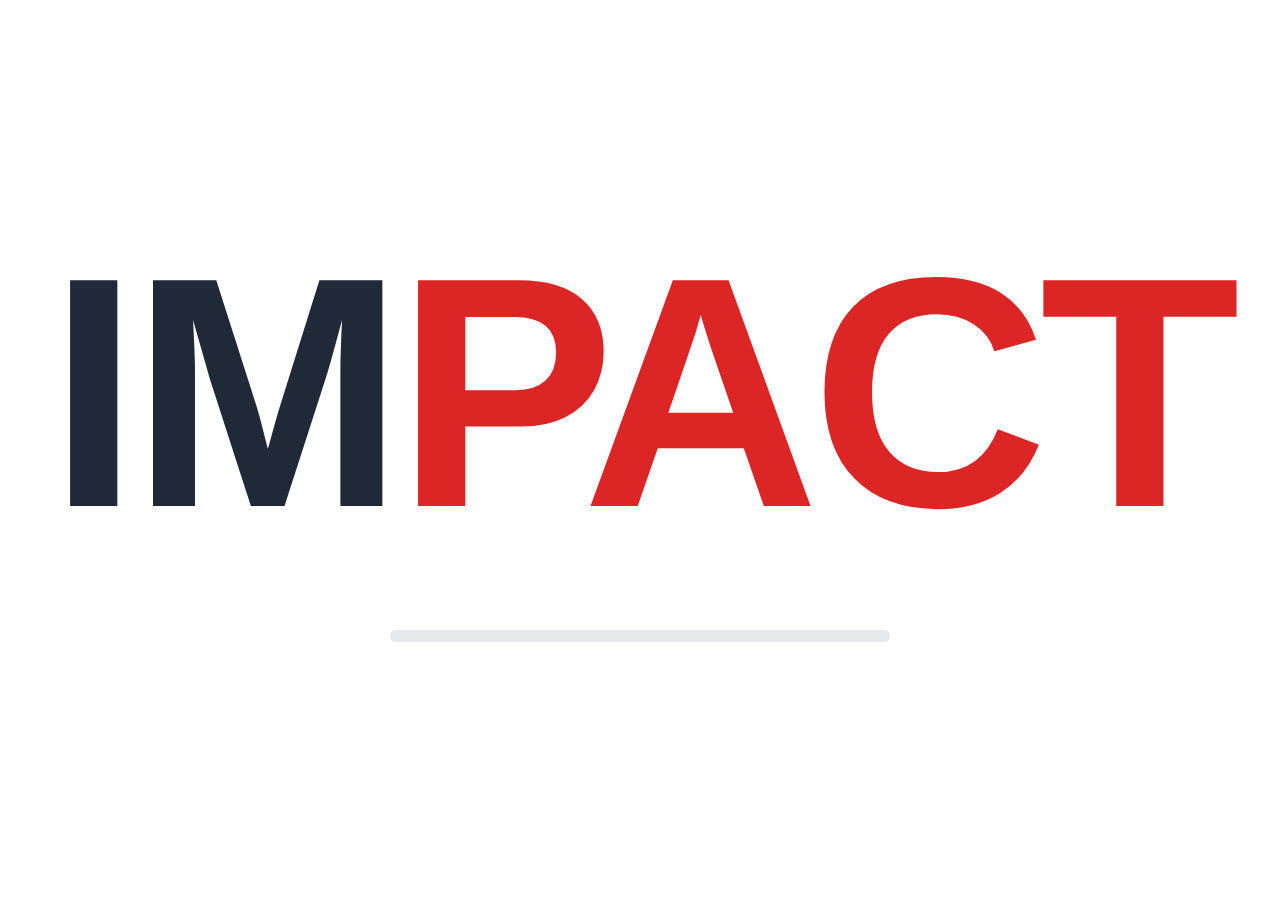
<file: index.html>
<!DOCTYPE html>
<html lang="en">
<head>
  <meta charset="UTF-8">
  <meta name="viewport" content="width=device-width, initial-scale=1.0">
  <title>IMPACT</title>
  <style>
    * {
      margin: 0;
      padding: 0;
      box-sizing: border-box;
    }

    body {
      font-family: Impact, 'Arial Black', sans-serif;
      background: #FFFFFF;
      color: #1F2937;
      overflow: hidden;
    }

    .loader-container {
      position: fixed;
      top: 0;
      left: 0;
      width: 100%;
      height: 100%;
      display: flex;
      flex-direction: column;
      align-items: center;
      justify-content: center;
      background: #FFFFFF;
      z-index: 9999;
      transition: opacity 0.8s ease-out;
    }

    .loader-container.fade-out {
      opacity: 0;
    }

    .impact-title {
      font-size: 20.5rem;
      font-weight: 900;
      color: #1F2937;
      letter-spacing: -0.025em;
      margin-bottom: 3rem;
      user-select: none;
    }

    .impact-title .highlight {
      color: #DC2626;
    }

    .loading-bar-container {
      width: 500px;
      height: 12px;
      background: #E5E7EB;
      border-radius: 100px;
      overflow: hidden;
      position: relative;
    }

    .loading-bar {
      height: 100%;
      width: 0%;
      background: #DC2626;
      border-radius: 100px;
      transition: width 2s cubic-bezier(0.4, 0.0, 0.2, 1);
    }

    .click-prompt {
      margin-top: 2rem;
      font-size: 1.25rem;
      color: #6B7280;
      text-transform: uppercase;
      letter-spacing: 0.05em;
      opacity: 0;
      animation: fadeInOut 2s ease-in-out infinite;
    }

    @keyframes fadeInOut {
      0%, 100% { opacity: 0; }
      50% { opacity: 1; }
    }

    /* Custom Cursor */
    html, body, * {
      cursor: url("data:image/svg+xml;utf8,\
<svg xmlns='http://www.w3.org/2000/svg' width='32' height='32' viewBox='0 0 32 32'>\
<polygon points='2,2 30,16 18,19 15,30' fill='%23ff2020' stroke='%23000000' stroke-width='2'/>\
</svg>") 6 4, auto !important;
    }

    /* Responsive */
    @media (max-width: 768px) {
      .impact-title {
        font-size: 6rem;
      }
      .loading-bar-container {
        width: 80%;
      }
    }
  </style>
</head>
<body>
  <div class="loader-container" id="loaderContainer">
    <div class="impact-title">
      IM<span class="highlight">PACT</span>
    </div>
    <div class="loading-bar-container">
      <div class="loading-bar" id="loadingBar"></div>
    </div>
    <div class="click-prompt">Click to load</div>
  </div>

  <script>
    const loaderContainer = document.getElementById('loaderContainer');
    const loadingBar = document.getElementById('loadingBar');
    let isLoading = false;

    loaderContainer.addEventListener('click', function() {
      if (!isLoading) {
        isLoading = true;
        
        // Fill the loading bar
        loadingBar.style.width = '100%';
        
        // After loading completes, fade out and redirect
        setTimeout(() => {
          loaderContainer.classList.add('fade-out');
          
          // Redirect to pg1.html after fade out
          setTimeout(() => {
            window.location.href = 'pg1.html';
          }, 800);
        }, 2000);
      }
    });
  </script>
</body>
</html>
</file>
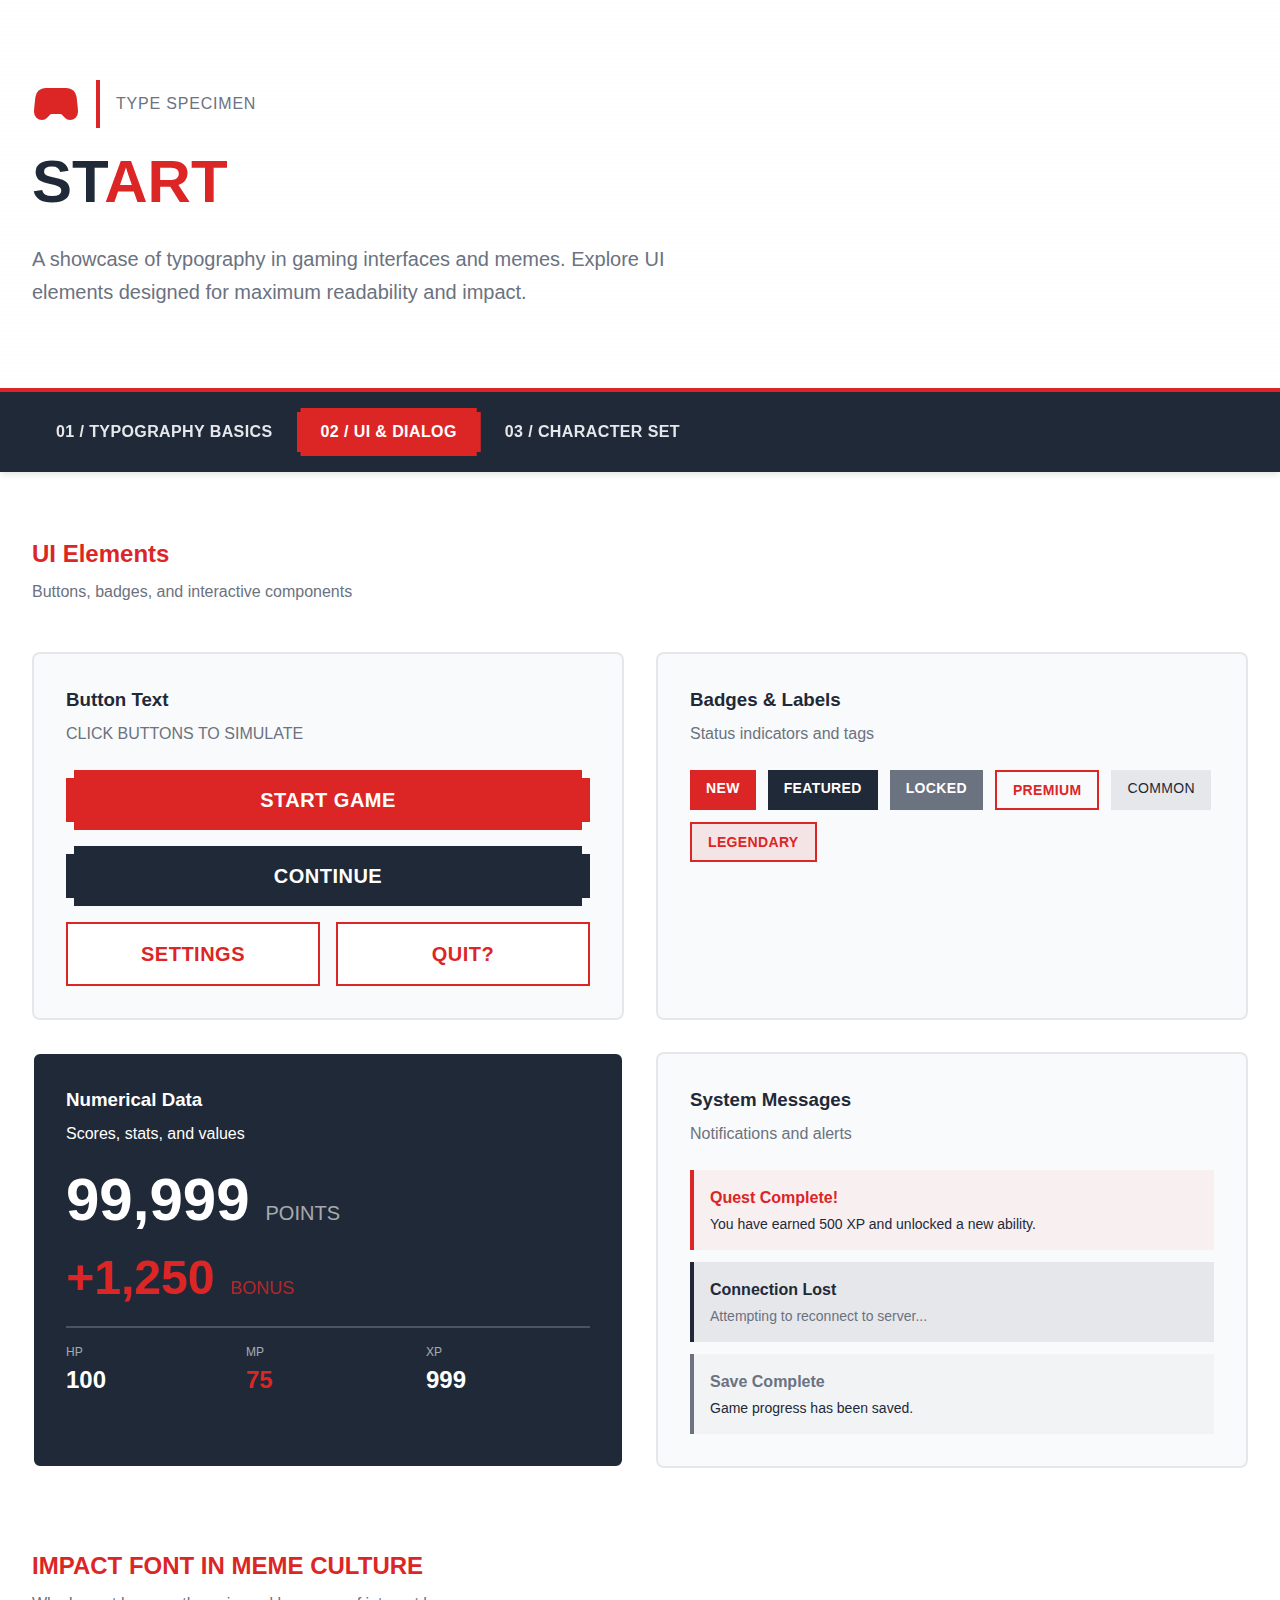
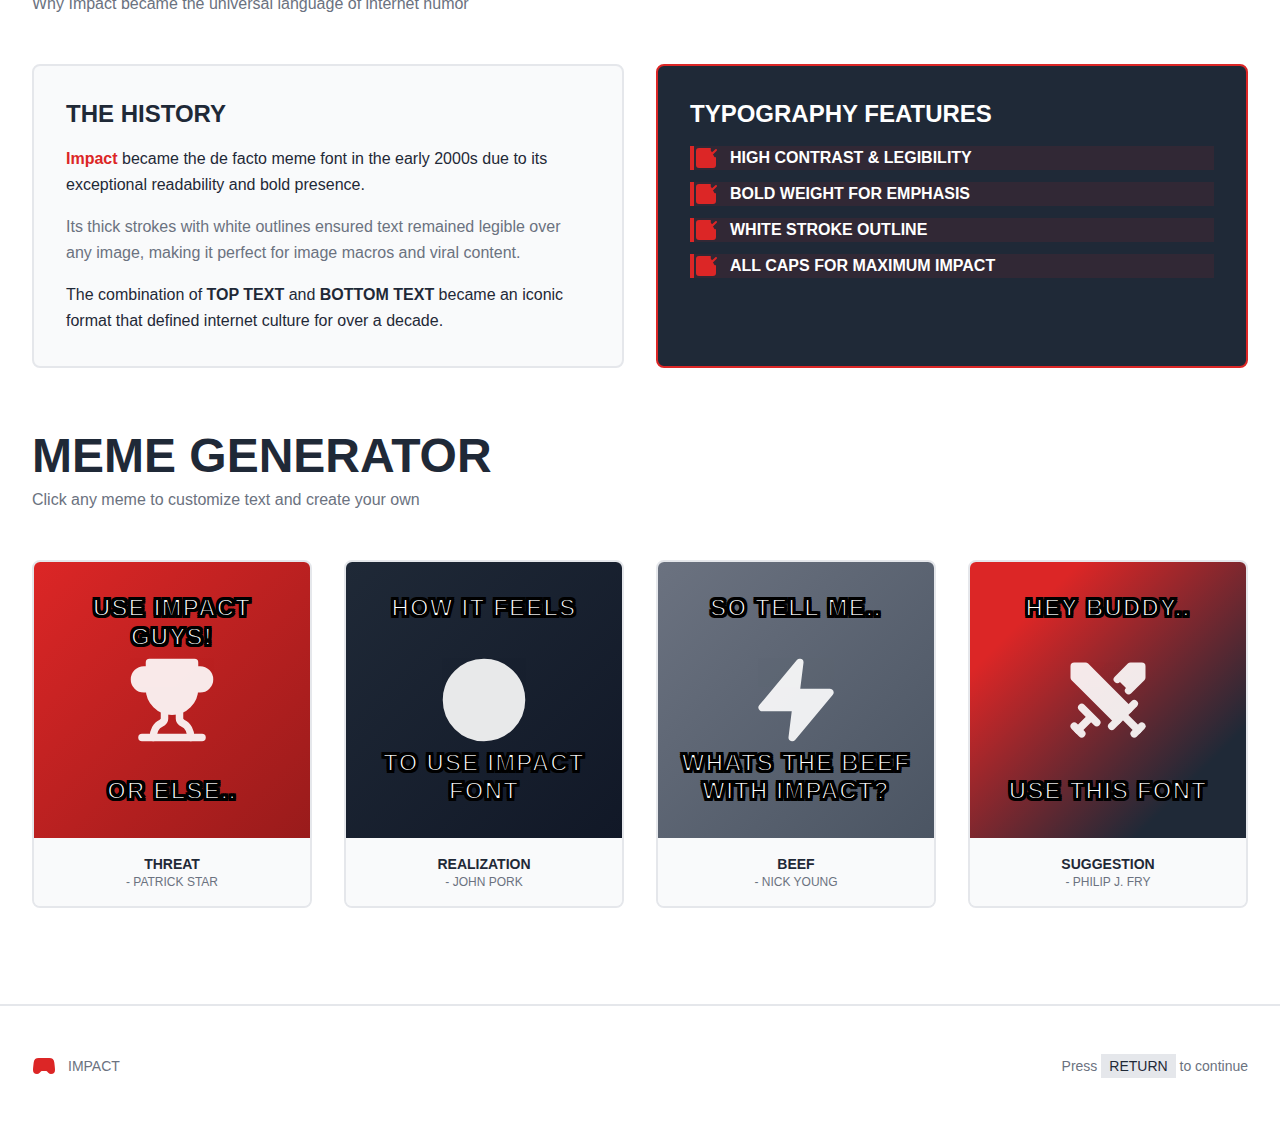
<file: pg2.html>
<!DOCTYPE html>
<html lang="en">
<head>
  <meta charset="UTF-8">
  <meta name="viewport" content="width=device-width, initial-scale=1.0">
  <title>IMPACT - UI & DIALOG</title>
  <link rel="stylesheet" href="pg2.css">
</head>
<body>
  <div class="min-h-screen bg-background">
    <!-- Hero Section -->
 <header class="relative overflow-hidden border-b-4 border-primary">
      <div class="absolute inset-0 scanline opacity-20 pointer-events-none"></div>
      <div class="relative z-10 max-w-7xl mx-auto px-8 py-20">
        <div class="flex items-center gap-4 mb-4">
          <svg class="w-12 h-12 text-primary" viewBox="0 0 24 24" fill="none" stroke="currentColor" stroke-width="2" stroke-linecap="round" stroke-linejoin="round">
            <line x1="6" y1="11" x2="10" y2="11"></line>
            <line x1="8" y1="9" x2="8" y2="13"></line>
            <line x1="15" y1="12" x2="15.01" y2="12"></line>
            <line x1="18" y1="10" x2="18.01" y2="10"></line>
            <path d="M17.32 5H6.68a4 4 0 0 0-3.978 3.59c-.006.052-.01.101-.017.152C2.604 9.416 2 14.456 2 16a3 3 0 0 0 3 3c1 0 1.5-.5 2-1l1.414-1.414A2 2 0 0 1 9.828 16h4.344a2 2 0 0 1 1.414.586L17 18c.5.5 1 1 2 1a3 3 0 0 0 3-3c0-1.545-.604-6.584-.685-7.258-.007-.05-.011-.1-.017-.151A4 4 0 0 0 17.32 5z"></path>
          </svg>
          <div class="h-12 w-1 bg-primary"></div>
          <span class="text-muted-foreground uppercase tracking-wider">Type Specimen</span>
        </div>
        <h1 class="text-6xl font-black mb-6 text-foreground leading-tight">
          ST<span class="text-primary">ART</span>
        </h1>
        <p class="text-xl text-muted-foreground max-w-2xl leading-relaxed">
          A showcase of typography in gaming interfaces and memes. Explore UI elements designed for maximum readability and impact.
        </p>
      </div>
    </header>

    <!-- Navigation -->
    <nav class="bg-foreground border-b-2 border-primary sticky top-0 z-50">
      <div class="max-w-7xl mx-auto px-8">
        <div class="flex gap-2 py-4">
          <a href="pg1.html" class="nav-link px-6 py-3 text-muted font-bold uppercase tracking-wide transition-colors">
            01 / Typography Basics
          </a>
          <a href="pg2.html" class="nav-link active px-6 py-3 text-primary-foreground font-bold uppercase tracking-wide transition-colors">
            02 / UI & Dialog
          </a>
          <a href="pg3.html" class="nav-link px-6 py-3 text-muted font-bold uppercase tracking-wide transition-colors">
            03 / Character Set
          </a>
        </div>
      </div>
    </nav>

    <!-- UI Elements -->
    <section class="max-w-7xl mx-auto px-8 py-16">
      <div class="mb-12">
        <h2 class="text-primary mb-2">UI Elements</h2>
        <p class="text-muted-foreground">Buttons, badges, and interactive components</p>
      </div>

      <div class="grid md-grid-cols-2 gap-8">
        <div class="p-8 rounded-lg border-2 bg-card border-border">
          <div class="mb-6">
            <h3 class="mb-2 text-foreground">Button Text</h3>
            <p class="text-muted-foreground">CLICK BUTTONS TO SIMULATE</p>
          </div>
          <div class="button-section">
            <button class="btn-start-game px-8 py-4 bg-primary text-primary-foreground font-black text-xl uppercase tracking-wide hover-bg-primary-90 transition-colors">
              START GAME
            </button>
            <button class="btn-continue px-8 py-4 bg-foreground text-background font-black text-xl uppercase tracking-wide hover-bg-foreground-90 transition-colors">
              CONTINUE
            </button>
            <div class="button-row">
              <button class="btn-settings px-8 py-4 border-2 border-primary text-primary font-bold text-xl uppercase tracking-wide hover-bg-primary hover-text-primary-foreground transition-colors">
                SETTINGS
              </button>
              <button id="quitButton" class="btn-quit px-8 py-4 border-2 border-primary text-primary font-bold text-xl uppercase tracking-wide hover-bg-primary hover-text-primary-foreground transition-colors">
                QUIT?
              </button>
            </div>
          </div>
        </div>

        <div class="p-8 rounded-lg border-2 bg-card border-border">
          <div class="mb-6">
            <h3 class="mb-2 text-foreground">Badges & Labels</h3>
            <p class="text-muted-foreground">Status indicators and tags</p>
          </div>
          <div class="flex flex-wrap gap-3">
            <span class="px-4 py-2 bg-primary text-primary-foreground text-sm font-bold uppercase tracking-wide">New</span>
            <span class="px-4 py-2 bg-foreground text-background text-sm font-bold uppercase tracking-wide">Featured</span>
            <span class="px-4 py-2 bg-secondary text-secondary-foreground text-sm font-bold uppercase tracking-wide">Locked</span>
            <span class="px-4 py-2 border-2 border-primary text-primary text-sm font-bold uppercase tracking-wide">Premium</span>
            <span class="px-4 py-2 bg-muted text-foreground text-sm font-medium uppercase tracking-wide">Common</span>
            <span class="px-4 py-2 bg-primary-10 text-primary text-sm font-bold uppercase tracking-wide border-2 border-primary">Legendary</span>
          </div>
        </div>

        <div class="p-8 rounded-lg border-2 bg-foreground border-background specimen-dark">
          <div class="mb-6">
            <h3 class="mb-2 text-background">Numerical Data</h3>
            <p class="text-muted">Scores, stats, and values</p>
          </div>
          <div class="text-background">
            <div class="space-y-6">
              <div class="flex items-baseline gap-4">
                <span class="text-6xl font-black tabular-nums">99,999</span>
                <span class="text-xl opacity-60">POINTS</span>
              </div>
              <div class="flex items-baseline gap-4">
                <span class="text-5xl font-black text-primary tabular-nums">+1,250</span>
                <span class="text-lg text-primary-80">BONUS</span>
              </div>
              <div class="grid grid-cols-3 gap-4 pt-4 border-t-2 border-background-20">
                <div>
                  <div class="text-xs opacity-60 mb-1">HP</div>
                  <div class="text-2xl font-black tabular-nums">100</div>
                </div>
                <div>
                  <div class="text-xs opacity-60 mb-1">MP</div>
                  <div class="text-2xl font-black tabular-nums text-primary">75</div>
                </div>
                <div>
                  <div class="text-xs opacity-60 mb-1">XP</div>
                  <div class="text-2xl font-black tabular-nums">999</div>
                </div>
              </div>
            </div>
          </div>
        </div>

        <div class="p-8 rounded-lg border-2 bg-card border-border">
          <div class="mb-6">
            <h3 class="mb-2 text-foreground">System Messages</h3>
            <p class="text-muted-foreground">Notifications and alerts</p>
          </div>
          <div class="space-y-3">
            <div class="p-4 border-l-4 border-primary bg-primary-5">
              <p class="font-bold text-primary mb-1">Quest Complete!</p>
              <p class="text-sm text-foreground">You have earned 500 XP and unlocked a new ability.</p>
            </div>
            <div class="p-4 border-l-4 border-foreground bg-muted">
              <p class="font-bold text-foreground mb-1">Connection Lost</p>
              <p class="text-sm text-muted-foreground">Attempting to reconnect to server...</p>
            </div>
            <div class="p-4 border-l-4 border-secondary bg-secondary-5">
              <p class="font-bold text-secondary mb-1">Save Complete</p>
              <p class="text-sm text-foreground">Game progress has been saved.</p>
            </div>
          </div>
        </div>
      </div>
    </section>

    <!-- Impact Font in Meme Culture -->
    <section class="max-w-7xl mx-auto px-8 py-4">
      <div class="mb-12">
        <h2 class="text-primary mb-2">IMPACT FONT IN MEME CULTURE</h2>
        <p class="text-muted-foreground">Why Impact became the universal language of internet humor</p>
      </div>

      <div class="grid md-grid-cols-2 gap-8 mb-12">
        <div class="p-8 rounded-lg border-2 bg-card border-border">
          <h3 class="mb-4 text-foreground font-black text-2xl">THE HISTORY</h3>
          <div class="space-y-4 text-base leading-relaxed">
            <p class="text-foreground">
              <span class="font-black text-primary">Impact</span> became the de facto meme font in the early 2000s due to its exceptional readability and bold presence.
            </p>
            <p class="text-muted-foreground">
              Its thick strokes with white outlines ensured text remained legible over any image, making it perfect for image macros and viral content.
            </p>
            <p class="text-foreground">
              The combination of <span class="font-black">TOP TEXT</span> and <span class="font-black">BOTTOM TEXT</span> became an iconic format that defined internet culture for over a decade.
            </p>
          </div>
        </div>

        <div class="p-8 rounded-lg border-2 bg-foreground border-primary">
          <h3 class="mb-4 text-background font-black text-2xl">TYPOGRAPHY FEATURES</h3>
          <div class="space-y-3">
            <div class="flex items-center gap-3 p-3 bg-primary-10 border-l-4 border-primary">
              <svg class="w-6 h-6 text-primary" viewBox="0 0 24 24">
                <polyline points="9 11 12 14 22 4"></polyline>
                <path d="M21 12v7a2 2 0 0 1-2 2H5a2 2 0 0 1-2-2V5a2 2 0 0 1 2-2h11"></path>
              </svg>
              <span class="text-background font-bold">HIGH CONTRAST & LEGIBILITY</span>
            </div>
            <div class="flex items-center gap-3 p-3 bg-primary-10 border-l-4 border-primary">
              <svg class="w-6 h-6 text-primary" viewBox="0 0 24 24">
                <polyline points="9 11 12 14 22 4"></polyline>
                <path d="M21 12v7a2 2 0 0 1-2 2H5a2 2 0 0 1-2-2V5a2 2 0 0 1 2-2h11"></path>
              </svg>
              <span class="text-background font-bold">BOLD WEIGHT FOR EMPHASIS</span>
            </div>
            <div class="flex items-center gap-3 p-3 bg-primary-10 border-l-4 border-primary">
              <svg class="w-6 h-6 text-primary" viewBox="0 0 24 24">
                <polyline points="9 11 12 14 22 4"></polyline>
                <path d="M21 12v7a2 2 0 0 1-2 2H5a2 2 0 0 1-2-2V5a2 2 0 0 1 2-2h11"></path>
              </svg>
              <span class="text-background font-bold">WHITE STROKE OUTLINE</span>
            </div>
            <div class="flex items-center gap-3 p-3 bg-primary-10 border-l-4 border-primary">
              <svg class="w-6 h-6 text-primary" viewBox="0 0 24 24">
                <polyline points="9 11 12 14 22 4"></polyline>
                <path d="M21 12v7a2 2 0 0 1-2 2H5a2 2 0 0 1-2-2V5a2 2 0 0 1 2-2h11"></path>
              </svg>
              <span class="text-background font-bold">ALL CAPS FOR MAXIMUM IMPACT</span>
            </div>
          </div>
        </div>
      </div>
    </section>

    <!-- Interactive Meme Generator Section -->
    <section class="max-w-7xl mx-auto px-8 py-6">
      <div class="mb-12">
        <h2 class="text-5xl mb-2">MEME GENERATOR</h2>
        <p class="text-muted-foreground">Click any meme to customize text and create your own</p>
      </div>

      <div class="grid md-grid-cols-2 lg-grid-cols-4 gap-8">
        <!-- Meme 1 - Trophy (High Score) -->
        <div class="meme-card" data-meme="1">
          <div class="meme-container">
            <div class="meme-bg" style="background: linear-gradient(135deg, #DC2626 0%, #991b1b 100%);">
              <div class="meme-icon-container">
                <svg class="meme-icon" viewBox="0 0 24 24" fill="none" stroke="white" stroke-width="2" stroke-linecap="round" stroke-linejoin="round">
                  <path d="M6 9H4.5a2.5 2.5 0 0 1 0-5H6"></path>
                  <path d="M18 9h1.5a2.5 2.5 0 0 0 0-5H18"></path>
                  <path d="M4 22h16"></path>
                  <path d="M10 14.66V17c0 .55-.47.98-.97 1.21C7.85 18.75 7 20.24 7 22"></path>
                  <path d="M14 14.66V17c0 .55.47.98.97 1.21C16.15 18.75 17 20.24 17 22"></path>
                  <path d="M18 2H6v7a6 6 0 0 0 12 0V2Z"></path>
                </svg>
              </div>
            </div>
            <div class="meme-text-top">USE IMPACT GUYS!</div>
            <div class="meme-text-bottom">OR ELSE..</div>
          </div>
          <div class="meme-info">
            <p class="font-bold text-sm text-foreground">THREAT</p>
            <p class="text-xs text-muted-foreground">- PATRICK STAR</p>
          </div>
        </div>

        <!-- Meme 2 - Target (Level) -->
        <div class="meme-card" data-meme="2">
          <div class="meme-container">
            <div class="meme-bg" style="background: linear-gradient(135deg, #1F2937 0%, #111827 100%);">
              <div class="meme-icon-container">
                <svg class="meme-icon" viewBox="0 0 24 24" fill="none" stroke="white" stroke-width="2" stroke-linecap="round" stroke-linejoin="round">
                  <circle cx="12" cy="12" r="10"></circle>
                  <circle cx="12" cy="12" r="6"></circle>
                  <circle cx="12" cy="12" r="2"></circle>
                </svg>
              </div>
            </div>
            <div class="meme-text-top">HOW IT FEELS</div>
            <div class="meme-text-bottom">TO USE IMPACT FONT</div>
          </div>
          <div class="meme-info">
            <p class="font-bold text-sm text-foreground">REALIZATION</p>
            <p class="text-xs text-muted-foreground">- JOHN PORK</p>
          </div>
        </div>


        <!-- Meme 3 - Lightning Bolt (Combo) -->
        <div class="meme-card" data-meme="3">
          <div class="meme-container">
            <div class="meme-bg" style="background: linear-gradient(135deg, #6B7280 0%, #4B5563 100%);">
              <div class="meme-icon-container">
                <svg class="meme-icon" viewBox="0 0 24 24" fill="none" stroke="white" stroke-width="2" stroke-linecap="round" stroke-linejoin="round">
                  <polygon points="13 2 3 14 12 14 11 22 21 10 12 10 13 2"></polygon>
                </svg>
              </div>
            </div>
            <div class="meme-text-top">SO TELL ME..</div>
            <div class="meme-text-bottom">WHATS THE BEEF WITH IMPACT?</div>
          </div>
          <div class="meme-info">
            <p class="font-bold text-sm text-foreground">BEEF</p>
            <p class="text-xs text-muted-foreground">- NICK YOUNG</p>
          </div>
        </div>

        <!-- Meme 4 - Crossed Swords (Power Max) -->
        <div class="meme-card" data-meme="4">
          <div class="meme-container">
            <div class="meme-bg" style="background: linear-gradient(135deg, #DC2626 20%, #1F2937 80%);">
              <div class="meme-icon-container">
                <svg class="meme-icon" viewBox="0 0 24 24" fill="none" stroke="white" stroke-width="2" stroke-linecap="round" stroke-linejoin="round">
                  <polyline points="14.5 17.5 3 6 3 3 6 3 17.5 14.5"></polyline>
                  <line x1="13" y1="19" x2="19" y2="13"></line>
                  <line x1="16" y1="16" x2="20" y2="20"></line>
                  <line x1="19" y1="21" x2="21" y2="19"></line>
                  <polyline points="14.5 6.5 18 3 21 3 21 6 17.5 9.5"></polyline>
                  <line x1="5" y1="14" x2="9" y2="18"></line>
                  <line x1="7" y1="17" x2="4" y2="20"></line>
                  <line x1="3" y1="19" x2="5" y2="21"></line>
                </svg>
              </div>
            </div>
            <div class="meme-text-top">HEY BUDDY..</div>
            <div class="meme-text-bottom">USE THIS FONT</div>
          </div>
          <div class="meme-info">
            <p class="font-bold text-sm text-foreground">SUGGESTION</p>
            <p class="text-xs text-muted-foreground">- PHILIP J. FRY</p>
          </div>
        </div>
      </div>
    </section>

    <!-- Footer -->
    <footer class="border-t-2 border-border mt-16">
      <div class="max-w-7xl mx-auto px-8 py-12">
        <div class="flex items-center justify-between">
          <div class="flex items-center gap-3">
            <svg class="w-6 h-6 text-primary" viewBox="0 0 24 24" fill="none" stroke="currentColor" stroke-width="2" stroke-linecap="round" stroke-linejoin="round">
              <line x1="6" y1="11" x2="10" y2="11"></line>
              <line x1="8" y1="9" x2="8" y2="13"></line>
              <line x1="15" y1="12" x2="15.01" y2="12"></line>
              <line x1="18" y1="10" x2="18.01" y2="10"></line>
              <path d="M17.32 5H6.68a4 4 0 0 0-3.978 3.59c-.006.052-.01.101-.017.152C2.604 9.416 2 14.456 2 16a3 3 0 0 0 3 3c1 0 1.5-.5 2-1l1.414-1.414A2 2 0 0 1 9.828 16h4.344a2 2 0 0 1 1.414.586L17 18c.5.5 1 1 2 1a3 3 0 0 0 3-3c0-1.545-.604-6.584-.685-7.258-.007-.05-.011-.1-.017-.151A4 4 0 0 0 17.32 5z"></path>
            </svg>
            <span class="text-sm text-muted-foreground">IMPACT</span>
          </div>
          <div class="text-sm text-muted-foreground">
            Press <span class="px-2 py-1 bg-muted text-foreground font-mono">RETURN</span> to continue
          </div>
        </div>
      </div>
    </footer>
  </div>

  <script>
// ============================================================================
// MEME IMAGE CONFIGURATION
// ============================================================================
// EDIT THESE URLs TO CHANGE THE IMAGES FOR EACH MEME GENERATOR MODAL
const MEME_IMAGES = {
  '1': 'https://i.postimg.cc/NM0BGgsG/savage-patrick.jpg',  // Meme 1 (Trophy/Success)
  '2': 'https://i.postimg.cc/vmNRLCFH/John-Pork.webp',  // Meme 2 (Target/Realization)
  '3': 'https://i.postimg.cc/VNjMjPbZ/nyounp.png',  // Meme 3 (Lightning/Statement)
  '4': 'https://i.postimg.cc/SsFBvCRn/not-sure-if-fry.jpg'   // Meme 4 (Swords/Gaming)
};
// ============================================================================

// Page 2 - UI Button Modals
document.addEventListener('DOMContentLoaded', function() {
  console.log('Page 2 script loaded');
  

let sharedAudioContext = null;

 // Get all buttons in the Button Text section
  const buttonSection = document.querySelector('.button-section');
  if (buttonSection) {
    const startBtn = buttonSection.querySelector('.btn-start-game');
    const continueBtn = buttonSection.querySelector('.btn-continue');
    const settingsBtn = buttonSection.querySelector('.btn-settings');
    const quitBtn = buttonSection.querySelector('.btn-quit');
    
    // Start Game button
    if (startBtn) {
      startBtn.addEventListener('click', function(e) {
        e.stopPropagation();
        showStartGamePopup();
      });
      console.log('Start Game button listener added');
    }

    // Continue button
    if (continueBtn) {
      continueBtn.addEventListener('click', function(e) {
        e.stopPropagation();
        showContinuePopup();
      });
      console.log('Continue button listener added');
    }

    // Settings button
    if (settingsBtn) {
      settingsBtn.addEventListener('click', function(e) {
        e.stopPropagation();
        showSettingsPopup();
      });
      console.log('Settings button listener added');
    }

    // Quit button
    if (quitBtn) {
      quitBtn.addEventListener('click', function(e) {
        e.stopPropagation();
        showQuitPopup();
      });
      console.log('Quit button listener added');
    }
  }
          
  // Simulate Dialog Button
  initSimulateButton();
  
  // Initialize meme cards
  initMemeCards();
});

// Show Quit Popup - Confirmation dialog
function showQuitPopup() {
  const modal = document.createElement('div');
  modal.className = 'modal-overlay';
  modal.innerHTML = `
    <div class="modal-content" style="background-color: var(--foreground); border: 4px solid var(--secondary); padding: 2.5rem; border-radius: 0.5rem; min-width: 500px; max-width: 600px;">
      <div class="absolute inset-0 scanline pointer-events-none opacity-30"></div>
      <div class="relative z-10">
        <div class="text-center mb-6">
          <div style="display: flex; align-items: center; justify-content: center; margin: 0 auto 1rem; width: 3rem; height: 3rem;">
            <svg style="width: 3rem; height: 3rem; stroke: white; fill: none; stroke-width: 2; stroke-linecap: round; stroke-linejoin: round;" viewBox="0 0 24 24">
              <path d="M10.29 3.86L1.82 18a2 2 0 0 0 1.71 3h16.94a2 2 0 0 0 1.71-3L13.71 3.86a2 2 0 0 0-3.42 0z"></path>
              <line x1="12" y1="9" x2="12" y2="13"></line>
              <line x1="12" y1="17" x2="12.01" y2="17"></line>
            </svg>
          </div>
          <h2 class="text-3xl font-black text-background mb-1">QUIT GAME?</h2>
          <p class="text-sm text-muted" style="color: rgba(255, 255, 255, 0.7);">YOUR PROGRESS WILL BE LOST</p>
        </div>
        
        <div class="mb-6 p-4 border-2 border-background-20 text-center">
          <p class="text-lg text-background leading-relaxed">
            Are you sure you want to quit? All unsaved progress will be lost. This action cannot be undone.
          </p>
        </div>
        
        <div class="space-y-3 mb-6">
          <div class="p-4 bg-secondary-5 border-l-4 border-secondary">
            <div class="flex items-center gap-3">
              <svg class="w-6 h-6 text-secondary" viewBox="0 0 24 24" fill="none" stroke="currentColor" stroke-width="2">
                <path d="M10.29 3.86L1.82 18a2 2 0 0 0 1.71 3h16.94a2 2 0 0 0 1.71-3L13.71 3.86a2 2 0 0 0-3.42 0z"></path>
                <line x1="12" y1="9" x2="12" y2="13"></line>
                <line x1="12" y1="17" x2="12.01" y2="17"></line>
              </svg>
              <div>
                <p class="font-bold text-background text-sm">Last Save: 42 minutes ago</p>
                <p class="text-xs text-muted" style="color: rgba(255, 255, 255, 0.6);">You may lose recent progress</p>
              </div>
            </div>
          </div>
        </div>
        
        <div class="flex gap-3">
          <button class="flex-1 px-6 py-3 bg-secondary text-secondary-foreground font-bold uppercase tracking-wide hover-bg-secondary-90 transition-colors" onclick="this.closest('.modal-overlay').remove()">
            QUIT GAME
          </button>
          <button class="flex-1 px-6 py-3 border-2 border-background text-background font-bold uppercase tracking-wide hover-bg-background-10 transition-colors" onclick="this.closest('.modal-overlay').remove()">
            CANCEL
          </button>
        </div>
      </div>
    </div>
  `;

  document.body.appendChild(modal);

  modal.addEventListener('click', function(e) {
    if (e.target === modal) {
      modal.remove();
    }
  });

  const escapeHandler = function(e) {
    if (e.key === 'Escape') {
      modal.remove();
      document.removeEventListener('keydown', escapeHandler);
    }
  };
  document.addEventListener('keydown', escapeHandler);
}

// Show Start Game Popup - Difficulty selector interface
function showStartGamePopup() {
  const modal = document.createElement('div');
  modal.className = 'modal-overlay';
  modal.innerHTML = `
    <div class="modal-content" style="background-color: var(--primary); border: 4px solid var(--foreground); padding: 2.5rem; border-radius: 0.5rem; min-width: 500px; max-width: 600px;">
      <div class="absolute inset-0 scanline pointer-events-none opacity-30"></div>
      <div class="relative z-10">
        <div class="text-center mb-6">
          <div class="modal-icon-center">
            <svg class="w-16 h-16 text-white" viewBox="0 0 24 24" fill="none" stroke="currentColor" stroke-width="2" stroke-linecap="round" stroke-linejoin="round">
              <polygon points="5 3 19 12 5 21 5 3"></polygon>
            </svg>
          </div>
          <h2 class="text-3xl font-black text-primary-foreground mb-1">START GAME</h2>
          <p class="text-sm text-muted-foreground" style="color: rgba(255, 255, 255, 0.7);">SELECT DIFFICULTY</p>
        </div>
        
        <div class="space-y-3 mb-6" style="display: flex; flex-direction: column; align-items: center;">
          <button class="px-6 py-4 bg-background text-foreground font-black text-xl uppercase tracking-wide hover-bg-primary hover-text-primary-foreground transition-colors text-center flex items-center justify-center gap-4" style="min-width: 400px;" onclick="this.closest('.modal-overlay').remove()">
            <span>EASY</span>
            <span class="text-sm opacity-60">DAMAGE ×0.5</span>
          </button>
          
          <button class="px-6 py-4 bg-background text-foreground font-black text-xl uppercase tracking-wide hover-bg-primary hover-text-primary-foreground transition-colors text-center flex items-center justify-center gap-4" style="min-width: 400px;" onclick="this.closest('.modal-overlay').remove()">
            <span>NORMAL</span>
            <span class="text-sm opacity-60">DAMAGE ×1.0</span>
          </button>
          
          <button class="px-6 py-4 bg-background text-foreground font-black text-xl uppercase tracking-wide hover-bg-primary hover-text-primary-foreground transition-colors text-center flex items-center justify-center gap-4" style="min-width: 400px;" onclick="this.closest('.modal-overlay').remove()">
            <span>HARD</span>
            <span class="text-sm opacity-60">DAMAGE ×2.0</span>
          </button>
          
          <button class="px-6 py-4 border-2 border-background text-background font-black text-xl uppercase tracking-wide hover-bg-background-10 transition-colors text-center flex items-center justify-center gap-4" style="min-width: 400px;" onclick="this.closest('.modal-overlay').remove()">
            <span>NIGHTMARE</span>
            <span class="text-sm opacity-80">DAMAGE ×5.0</span>
          </button>
        </div>
        
        <div style="display: flex; justify-content: center;">
          <button class="px-6 py-3 border-2 border-background text-background font-bold uppercase tracking-wide hover-bg-background-10 transition-colors" style="min-width: 200px;" onclick="this.closest('.modal-overlay').remove()">
            CANCEL
          </button>
        </div>
      </div>
    </div>
  `;

  document.body.appendChild(modal);

  modal.addEventListener('click', function(e) {
    if (e.target === modal) {
      modal.remove();
    }
  });

  const escapeHandler = function(e) {
    if (e.key === 'Escape') {
      modal.remove();
      document.removeEventListener('keydown', escapeHandler);
    }
  };
  document.addEventListener('keydown', escapeHandler);
}

// Show Continue Popup - Saved games interface
function showContinuePopup() {
  const modal = document.createElement('div');
  modal.className = 'modal-overlay';
  modal.innerHTML = `
    <div class="modal-content" style="background-color: var(--foreground); border: 4px solid var(--primary); padding: 2.5rem; border-radius: 0.5rem; min-width: 500px; max-width: 600px;">
      <div class="absolute inset-0 scanline pointer-events-none opacity-30"></div>
      <div class="relative z-10">
        <div class="text-center mb-6">
          <div style="display: flex; align-items: center; justify-content: center; margin: 0 auto 1rem; width: 3rem; height: 3rem;">
            <svg style="width: 3rem; height: 3rem; stroke: white; fill: none; stroke-width: 2; stroke-linecap: round; stroke-linejoin: round;" viewBox="0 0 24 24">
              <path d="M19 21H5a2 2 0 0 1-2-2V5a2 2 0 0 1 2-2h11l5 5v11a2 2 0 0 1-2 2z"></path>
              <polyline points="17 21 17 13 7 13 7 21"></polyline>
              <polyline points="7 3 7 8 15 8"></polyline>
            </svg>
          </div>
          <h2 class="text-3xl font-black text-background mb-1">CONTINUE</h2>
          <p class="text-sm text-muted" style="color: rgba(255, 255, 255, 0.7);">LOAD SAVED GAME</p>
        </div>
        
        <div class="space-y-3 mb-6">
          <div style="display: grid; grid-template-columns: 1fr 1fr; gap: 0.75rem;">
            <button class="px-6 py-4 bg-background text-foreground font-bold uppercase tracking-wide hover-bg-primary hover-text-primary-foreground transition-colors text-left border-2 border-background" onclick="this.closest('.modal-overlay').remove()">
              <div class="flex items-center justify-between mb-2">
                <span class="text-xl font-black">SLOT 1</span>
                <span class="text-sm opacity-60">LEVEL 42</span>
              </div>
              <div class="flex items-center gap-4 text-sm">
                <span>FOREST TEMPLE</span>
                <span class="opacity-60">•</span>
                <span class="opacity-60">12/14/2025</span>
              </div>
            </button>
            
            <div class="px-6 py-4 border-2 border-background text-background font-bold uppercase tracking-wide opacity-30 text-center" style="display: flex; align-items: center; justify-content: center;">
              <span class="text-xl font-black">EMPTY</span>
            </div>
          </div>
          
          <div style="display: grid; grid-template-columns: 1fr 1fr; gap: 0.75rem;">
            <button class="px-6 py-4 bg-background text-foreground font-bold uppercase tracking-wide hover-bg-primary hover-text-primary-foreground transition-colors text-left border-2 border-background" onclick="this.closest('.modal-overlay').remove()">
              <div class="flex items-center justify-between mb-2">
                <span class="text-xl font-black">SLOT 2</span>
                <span class="text-sm opacity-60">LEVEL 28</span>
              </div>
              <div class="flex items-center gap-4 text-sm">
                <span>MOUNTAIN PASS</span>
                <span class="opacity-60">•</span>
                <span class="opacity-60">12/10/2025</span>
              </div>
            </button>
            
            <div class="px-6 py-4 border-2 border-background text-background font-bold uppercase tracking-wide opacity-30 text-center" style="display: flex; align-items: center; justify-content: center;">
              <span class="text-xl font-black">EMPTY</span>
            </div>
          </div>
        </div>
        
        <button class="w-full px-6 py-3 border-2 border-background text-background font-bold uppercase tracking-wide hover-bg-background-10 transition-colors" onclick="this.closest('.modal-overlay').remove()">
          CANCEL
        </button>
      </div>
    </div>
  `;

  document.body.appendChild(modal);

  modal.addEventListener('click', function(e) {
    if (e.target === modal) {
      modal.remove();
    }
  });

  const escapeHandler = function(e) {
    if (e.key === 'Escape') {
      modal.remove();
      document.removeEventListener('keydown', escapeHandler);
    }
  };
  document.addEventListener('keydown', escapeHandler);
}

// Show Settings Popup - Game settings interface
function showSettingsPopup() {
  const modal = document.createElement('div');
  modal.className = 'modal-overlay';
  modal.innerHTML = `
    <div class="modal-content" style="background-color: var(--card); border: 4px solid var(--primary); padding: 2.5rem; border-radius: 0.5rem; min-width: 500px; max-width: 600px;">
      <div class="absolute inset-0 scanline pointer-events-none opacity-30"></div>
      <div class="relative z-10">
        <div class="text-center mb-6">
          <div class="modal-icon-center">
            <svg class="w-16 h-16 text-primary" viewBox="0 0 24 24" fill="none" stroke="currentColor" stroke-width="2">
              <circle cx="12" cy="12" r="3"/>
              <line x1="12" y1="1" x2="12" y2="4"/>
              <line x1="12" y1="20" x2="12" y2="23"/>
              <line x1="1" y1="12" x2="4" y2="12"/>
              <line x1="20" y1="12" x2="23" y2="12"/>
              <line x1="4.22" y1="4.22" x2="6.34" y2="6.34"/>
              <line x1="17.66" y1="17.66" x2="19.78" y2="19.78"/>
              <line x1="4.22" y1="19.78" x2="6.34" y2="17.66"/>
              <line x1="17.66" y1="6.34" x2="19.78" y2="4.22"/>
            </svg>
          </div>
          <h2 class="text-3xl font-black text-primary mb-1">SETTINGS</h2>
          <p class="text-sm text-muted-foreground">CONFIGURE GAME OPTIONS</p>
        </div>
        
        <div class="space-y-4 mb-6">
          <div class="slider-container">
            <div class="flex items-center justify-between mb-2">
              <span class="font-black text-foreground uppercase">MASTER VOLUME</span>
              <span class="text-primary font-bold" id="masterValue">75%</span>
            </div>
            <div class="slider-track w-full h-3 bg-muted border-2 border-border" style="position: relative; cursor: pointer;">
              <div class="slider-fill h-full bg-primary" style="width: 75%; pointer-events: none;"></div>
              <div class="slider-knob" style="position: absolute; top: 50%; left: 75%; transform: translate(-50%, -50%); width: 1.25rem; height: 1.25rem; background-color: var(--primary); border: 2px solid var(--background); border-radius: 50%; cursor: grab; z-index: 10;"></div>
            </div>
          </div>
          
          <div class="slider-container">
            <div class="flex items-center justify-between mb-2">
              <span class="font-black text-foreground uppercase">MUSIC VOLUME</span>
              <span class="text-primary font-bold" id="musicValue">60%</span>
            </div>
            <div class="slider-track w-full h-3 bg-muted border-2 border-border" style="position: relative; cursor: pointer;">
              <div class="slider-fill h-full bg-primary" style="width: 60%; pointer-events: none;"></div>
              <div class="slider-knob" style="position: absolute; top: 50%; left: 60%; transform: translate(-50%, -50%); width: 1.25rem; height: 1.25rem; background-color: var(--primary); border: 2px solid var(--background); border-radius: 50%; cursor: grab; z-index: 10;"></div>
            </div>
          </div>
          
          <div class="slider-container">
            <div class="flex items-center justify-between mb-2">
              <span class="font-black text-foreground uppercase">SFX VOLUME</span>
              <span class="text-primary font-bold" id="sfxValue">80%</span>
            </div>
            <div class="slider-track w-full h-3 bg-muted border-2 border-border" style="position: relative; cursor: pointer;">
              <div class="slider-fill h-full bg-primary" style="width: 80%; pointer-events: none;"></div>
              <div class="slider-knob" style="position: absolute; top: 50%; left: 80%; transform: translate(-50%, -50%); width: 1.25rem; height: 1.25rem; background-color: var(--primary); border: 2px solid var(--background); border-radius: 50%; cursor: grab; z-index: 10;"></div>
            </div>
          </div>
          
          <div class="border-t-2 border-border pt-4">
            <div class="flex items-center justify-between mb-3">
              <span class="font-black text-foreground uppercase">DISPLAY MODE</span>
              <button id="fullscreenToggle" class="px-6 py-2 bg-primary text-primary-foreground text-sm font-bold uppercase hover-bg-primary-90 transition-colors" style="border: none; cursor: pointer;">FULLSCREEN</button>
            </div>
            
            <div class="flex items-center justify-between mb-3">
              <span class="font-black text-foreground uppercase">V-SYNC</span>
              <span class="px-6 py-2 bg-secondary text-secondary-foreground text-sm font-bold uppercase">ON</span>
            </div>
            
            <div class="flex items-center justify-between">
              <span class="font-black text-foreground uppercase">SUBTITLES</span>
              <span class="px-6 py-2 bg-secondary text-secondary-foreground text-sm font-bold uppercase">ON</span>
            </div>
          </div>
        </div>
        
        <div class="flex gap-3">
          <button class="flex-1 px-6 py-3 bg-primary text-primary-foreground font-bold uppercase tracking-wide hover-bg-primary-90 transition-colors" onclick="this.closest('.modal-overlay').remove()">
            APPLY
          </button>
          <button class="flex-1 px-6 py-3 border-2 border-primary text-primary font-bold uppercase tracking-wide hover-bg-primary hover-text-primary-foreground transition-colors" onclick="this.closest('.modal-overlay').remove()">
            CANCEL
          </button>
        </div>
      </div>
    </div>
  `;

  document.body.appendChild(modal);

  // Initialize sliders AFTER modal is added to DOM
  initSliders();

  // Initialize fullscreen toggle
  initFullscreenToggle();

  modal.addEventListener('click', function(e) {
    if (e.target === modal) {
      modal.remove();
    }
  });

  const escapeHandler = function(e) {
    if (e.key === 'Escape') {
      modal.remove();
      document.removeEventListener('keydown', escapeHandler);
    }
  };
  document.addEventListener('keydown', escapeHandler);
}

// Slider functionality
function initSliders() {
  const sliders = document.querySelectorAll('.slider-container');

  sliders.forEach(slider => {
    const track = slider.querySelector('.slider-track');
    const fill = slider.querySelector('.slider-fill');
    const knob = slider.querySelector('.slider-knob');
    const valueDisplay = slider.querySelector('span[id$="Value"]');

    let dragging = false;

    const updateSlider = (clientX) => {
      const rect = track.getBoundingClientRect();
      let percent = (clientX - rect.left) / rect.width;
      percent = Math.min(Math.max(percent, 0), 1); // clamp 0-1
      const percentValue = Math.round(percent * 100);

      // Update fill and knob
      fill.style.width = `${percentValue}%`;
      knob.style.left = `${percentValue}%`;

      // Update text
      valueDisplay.textContent = `${percentValue}%`;
    };

    knob.addEventListener('mousedown', (e) => {
      dragging = true;
      knob.style.cursor = 'grabbing';
      e.preventDefault();
    });

    document.addEventListener('mousemove', (e) => {
      if (dragging) updateSlider(e.clientX);
    });

    document.addEventListener('mouseup', () => {
      if (dragging) {
        dragging = false;
        knob.style.cursor = 'grab';
      }
    });

    // Allow clicking on track to set value
    track.addEventListener('click', (e) => {
      updateSlider(e.clientX);
    });
  });
}

// Fullscreen toggle functionality
function initFullscreenToggle() {
  const fullscreenToggle = document.getElementById('fullscreenToggle');
  
  // Set initial button text based on current fullscreen state
  if (document.fullscreenElement) {
    fullscreenToggle.textContent = 'EXIT FULLSCREEN';
  } else {
    fullscreenToggle.textContent = 'FULLSCREEN';
  }

  fullscreenToggle.addEventListener('click', () => {
    if (!document.fullscreenElement) {
      document.documentElement.requestFullscreen();
      fullscreenToggle.textContent = 'EXIT FULLSCREEN';
      localStorage.setItem('fullscreen', 'true');
    } else {
      document.exitFullscreen();
      fullscreenToggle.textContent = 'FULLSCREEN';
      localStorage.setItem('fullscreen', 'false');
    }
  });

  // Listen for fullscreen changes (e.g., user presses ESC)
  document.addEventListener('fullscreenchange', () => {
    if (fullscreenToggle) {
      if (document.fullscreenElement) {
        fullscreenToggle.textContent = 'EXIT FULLSCREEN';
        localStorage.setItem('fullscreen', 'true');
      } else {
        fullscreenToggle.textContent = 'FULLSCREEN';
        localStorage.setItem('fullscreen', 'false');
      }
    }
  });
}

// Check and apply fullscreen state from localStorage
function checkFullscreenState() {
  const fullscreenState = localStorage.getItem('fullscreen');
  if (fullscreenState === 'true' && !document.fullscreenElement) {
    // Try to enter fullscreen immediately
    document.documentElement.requestFullscreen().catch(err => {
      // If it fails (due to browser restrictions), show a prompt
      console.log('Fullscreen request failed, showing prompt');
      showFullscreenPrompt();
    });
  }
}

// Show a prompt to re-enter fullscreen
function showFullscreenPrompt() {
  const prompt = document.createElement('div');
  prompt.style.cssText = `
    position: fixed;
    top: 20px;
    left: 50%;
    transform: translateX(-50%);
    background-color: var(--primary);
    color: var(--primary-foreground);
    padding: 1rem 2rem;
    border: 3px solid var(--foreground);
    font-family: Impact, sans-serif;
    font-weight: bold;
    text-align: center;
    z-index: 9999;
    cursor: pointer;
    clip-path: polygon(0 8px, 8px 8px, 8px 0, calc(100% - 8px) 0, calc(100% - 8px) 8px, 100% 8px, 100% calc(100% - 8px), calc(100% - 8px) calc(100% - 8px), calc(100% - 8px) 100%, 8px 100%, 8px calc(100% - 8px), 0 calc(100% - 8px));
    animation: slideDown 0.3s ease-out;
  `;
  prompt.innerHTML = `
    <div style="font-size: 0.875rem; margin-bottom: 0.25rem;">FULLSCREEN MODE ENABLED</div>
    <div style="font-size: 1.125rem;">CLICK TO ENTER FULLSCREEN</div>
  `;
  
  // Add animation
  const style = document.createElement('style');
  style.textContent = `
    @keyframes slideDown {
      from {
        opacity: 0;
        transform: translateX(-50%) translateY(-20px);
      }
      to {
        opacity: 1;
        transform: translateX(-50%) translateY(0);
      }
    }
    
    @keyframes spin {
      from {
        transform: rotate(0deg);
      }
      to {
        transform: rotate(360deg);
      }
    }
    
    .spinning-circle-btn {
      position: relative;
      display: flex;
      align-items: center;
      justify-content: center;
    }
    
    .spinning-circle-btn:hover {
      border-width: 4px;
      box-shadow: 0 0 20px rgba(220, 38, 38, 0.5);
    }
    
    .spinning-circle-btn:active {
      animation: spin 8s linear infinite, scaleBtn 0.1s ease-out;
    }
    
    @keyframes scaleBtn {
      0%, 100% { transform: scale(1); }
      50% { transform: scale(0.95); }
    }
  `;
  document.head.appendChild(style);
  
  prompt.addEventListener('click', () => {
    document.documentElement.requestFullscreen();
    prompt.remove();
  });
  
  document.body.appendChild(prompt);
  
  // Auto-remove after 10 seconds
  setTimeout(() => {
    if (prompt.parentElement) {
      prompt.remove();
    }
  }, 10000);
}

// Simulate Dialog Button
function initSimulateButton() {
  const simulateBtn = document.getElementById('simulateBtn');
  
  if (simulateBtn) {
    // Add hover effect
    simulateBtn.addEventListener('mouseenter', () => {
      simulateBtn.style.backgroundColor = 'var(--foreground)';
      simulateBtn.style.color = 'var(--primary)';
      simulateBtn.style.transform = 'scale(1.05)';
    });
    
    simulateBtn.addEventListener('mouseleave', () => {
      simulateBtn.style.backgroundColor = 'var(--primary)';
      simulateBtn.style.color = 'var(--primary-foreground)';
      simulateBtn.style.transform = 'scale(1)';
    });
    
    let dialogIndex = 0;
    const dialogs = [
      {
        npc: 'NPC - Merchant',
        name: 'VENDOR MASTER ZEN',
        icon: '<path d="M12 22s8-4 8-10V5l-8-3-8 3v7c0 6 8 10 8 10z"></path>',
        text1: '"Ah, a brave warrior approaches! I have rare items that may aid you in your quest. These relics have been passed down through generations..."',
        text2: '"But be warned - the path ahead is treacherous. You\'ll need more than just equipment to survive what lies beyond these gates."',
        button1: 'Browse Shop',
        button2: 'Leave'
      },
      {
        npc: 'NPC - Quest Giver',
        name: 'ELDER SAGE ARIA',
        icon: '<circle cx="12" cy="8" r="5"></circle><path d="M20 21a8 8 0 0 0-16 0"></path>',
        text1: '"Welcome, traveler. I have a task that requires someone of your unique abilities. Deep in the cursed forest, an ancient artifact has been stolen..."',
        text2: '"Retrieve it, and you shall be rewarded handsomely. But many have tried and failed. Do you accept this dangerous mission?"',
        button1: 'Accept Quest',
        button2: 'Decline'
      },
      {
        npc: 'NPC - Blacksmith',
        name: 'FORGE MASTER GROM',
        icon: '<path d="M14.7 6.3a1 1 0 0 0 0 1.4l1.6 1.6a1 1 0 0 0 1.4 0l3.77-3.77a6 6 0 0 1-7.94 7.94l-6.91 6.91a2.12 2.12 0 0 1-3-3l6.91-6.91a6 6 0 0 1 7.94-7.94l-3.76 3.76z"></path>',
        text1: '"Your blade is looking worn, adventurer. I can forge you something much stronger with the right materials and coin..."',
        text2: '"Bring me dragon scales and mithril ore, and I\'ll craft you a weapon worthy of legends. What do you say?"',
        button1: 'Upgrade Weapon',
        button2: 'Not Now'
      }
    ];
    
    simulateBtn.addEventListener('click', () => {
      // Play looping Zelda-style melody and store the stop function
      const stopMusic = playMedievalMelody();
      
      dialogIndex = (dialogIndex + 1) % dialogs.length;
      const dialog = dialogs[dialogIndex];
      
      // Create modal overlay
      const modal = document.createElement('div');
      modal.className = 'modal-overlay';
      modal.innerHTML = `
        <div class="modal-content" style="background-color: var(--foreground); border: 4px solid var(--primary); padding: 2rem; border-radius: 0; max-width: 700px; clip-path: polygon(0 12px, 12px 12px, 12px 0, calc(100% - 12px) 0, calc(100% - 12px) 12px, 100% 12px, 100% calc(100% - 12px), calc(100% - 12px) calc(100% - 12px), calc(100% - 12px) 100%, 12px 100%, 12px calc(100% - 12px), 0 calc(100% - 12px));">
          <div class="absolute inset-0 scanline pointer-events-none opacity-20"></div>
          <div class="relative z-10">
            <div class="flex items-center gap-4 mb-6">
              <svg class="w-12 h-12 text-primary" viewBox="0 0 24 24" fill="none" stroke="currentColor" stroke-width="2" stroke-linecap="round" stroke-linejoin="round">
                ${dialog.icon}
              </svg>
              <div>
                <p class="text-sm uppercase tracking-wider opacity-60" style="color: rgba(255, 255, 255, 0.6);">${dialog.npc}</p>
                <p class="text-xl font-black" style="color: var(--background); font-family: Impact, sans-serif;">${dialog.name}</p>
              </div>
            </div>
            <div class="space-y-4 mb-6">
              <p class="text-lg leading-relaxed" style="color: var(--background); font-family: Impact, sans-serif;">
                ${dialog.text1}
              </p>
              <p class="text-lg leading-relaxed opacity-80" style="color: var(--background); font-family: Impact, sans-serif;">
                ${dialog.text2}
              </p>
            </div>
            <div class="flex gap-4 pt-4 border-t-2" style="border-color: rgba(255, 255, 255, 0.2);">
              <button class="dialog-close-btn flex-1 px-6 py-3 bg-primary text-primary-foreground font-bold uppercase tracking-wide hover-bg-primary-90 transition-colors" style="background-color: var(--primary); color: var(--primary-foreground); border: none; cursor: pointer; font-family: Impact, sans-serif; font-weight: 900;">
                ${dialog.button1}
              </button>
              <button class="dialog-close-btn flex-1 px-6 py-3 border-2 font-bold uppercase tracking-wide hover-bg-background-10 transition-colors" style="border: 2px solid rgba(255, 255, 255, 0.2); background: transparent; color: var(--background); cursor: pointer; font-family: Impact, sans-serif; font-weight: 900;">
                ${dialog.button2}
              </button>
            </div>
          </div>
        </div>
      `;
      
      document.body.appendChild(modal);
      
      // Function to close modal and stop music
      const closeModal = () => {
        stopMusic(); // Stop the looping music
        modal.remove();
      };
      
      // Close modal on button clicks
      const closeButtons = modal.querySelectorAll('.dialog-close-btn');
      closeButtons.forEach(btn => {
        btn.addEventListener('click', closeModal);
      });
      
      // Close modal on background click AND STOP MUSIC
      modal.addEventListener('click', function(e) {
        if (e.target === modal) {
          closeModal();
        }
      });
      
      // Close modal on ESC key AND STOP MUSIC
   
      document.addEventListener('keydown', escapeHandler);
    });
  }
}

// Medieval Fantasy Melody using Web Audio API
function playMedievalMelody() {
  const audioContext = new (window.AudioContext || window.webkitAudioContext)();

  audioContext.resume();

  // Final Fantasy-inspired epic fantasy melody
  // Based on the iconic main theme structure
  const melodyPhrases = [
    // Phrase 1 - Opening theme (inspired by FF main theme)
    [
      { freq: 349.23, duration: 0.5 },   // F4 - opening
      { freq: 523.25, duration: 0.3 },   // C5
      { freq: 659.25, duration: 0.3 },   // E5
      { freq: 466.16, duration: 0.35 },  // Bb4
      { freq: 587.33, duration: 0.3 },   // D5
      { freq: 440.00, duration: 0.35 },  // A4
      { freq: 523.25, duration: 0.4 },   // C5
      { freq: 493.88, duration: 0.35 },  // B4
      { freq: 392.00, duration: 0.35 },  // G4
      { freq: 493.88, duration: 0.3 },   // B4
      { freq: 523.25, duration: 0.6 }    // C5 - resolution
    ],
    // Phrase 2 - Heroic variation
    [
      { freq: 392.00, duration: 0.3 },   // G4
      { freq: 587.33, duration: 0.3 },   // D5
      { freq: 392.00, duration: 0.25 },  // G4
      { freq: 349.23, duration: 0.35 },  // F4
      { freq: 392.00, duration: 0.3 },   // G4
      { freq: 783.99, duration: 0.25 },  // G5
      { freq: 698.46, duration: 0.3 },   // F5
      { freq: 523.25, duration: 0.4 },   // C5
      { freq: 587.33, duration: 0.35 }   // D5
    ],
    // Phrase 3 - Soaring melody
    [
      { freq: 466.16, duration: 0.35 },  // Bb4
      { freq: 349.23, duration: 0.3 },   // F4
      { freq: 392.00, duration: 0.25 },  // G4
      { freq: 466.16, duration: 0.3 },   // Bb4
      { freq: 587.33, duration: 0.35 },  // D5
      { freq: 392.00, duration: 0.3 },   // G4
      { freq: 349.23, duration: 0.4 },   // F4
      { freq: 293.66, duration: 0.25 },  // D4
      { freq: 349.23, duration: 0.5 }    // F4
    ],
    // Phrase 4 - Epic conclusion
    [
      { freq: 415.30, duration: 0.4 },   // Ab4
      { freq: 392.00, duration: 0.3 },   // G4
      { freq: 349.23, duration: 0.35 },  // F4
      { freq: 311.13, duration: 0.3 },   // Eb4
      { freq: 349.23, duration: 0.4 },   // F4
      { freq: 466.16, duration: 0.35 },  // Bb4
      { freq: 523.25, duration: 0.6 }    // C5 - final resolution
    ]
  ];
  
  let isPlaying = true;
  let loopTimeout;
  let phraseIndex = 0;
  
  const playMelodyLoop = () => {
    if (!isPlaying) return;
    
    // Get current phrase and cycle through them
    const currentPhrase = melodyPhrases[phraseIndex];
    phraseIndex = (phraseIndex + 1) % melodyPhrases.length;
    
    let currentTime = audioContext.currentTime;
    let totalDuration = 0;
    
    currentPhrase.forEach((note, index) => {
      // Create oscillator for epic orchestral flute sound
      const oscillator = audioContext.createOscillator();
      const gainNode = audioContext.createGain();
      
      // Use sine wave for pure, clear tone
      oscillator.type = 'sine';
      oscillator.frequency.setValueAtTime(note.freq, currentTime);
      
      // Add subtle vibrato for expressiveness
      const vibrato = audioContext.createOscillator();
      const vibratoGain = audioContext.createGain();
      vibrato.type = 'sine';
      vibrato.frequency.setValueAtTime(5.5, currentTime); // 5.5Hz vibrato
      vibratoGain.gain.setValueAtTime(10, currentTime); // Moderate pitch variation
      
      vibrato.connect(vibratoGain);
      vibratoGain.connect(oscillator.frequency);
      
      vibrato.start(currentTime);
      vibrato.stop(currentTime + note.duration);
      
      // Create envelope for orchestral flute with expression
      gainNode.gain.setValueAtTime(0, currentTime);
      gainNode.gain.linearRampToValueAtTime(0.18, currentTime + 0.04); // Expressive attack
      gainNode.gain.linearRampToValueAtTime(0.16, currentTime + note.duration - 0.1); // Sustain
      gainNode.gain.exponentialRampToValueAtTime(0.01, currentTime + note.duration); // Smooth release
      
      oscillator.connect(gainNode);
      gainNode.connect(audioContext.destination);
      
      oscillator.start(currentTime);
      oscillator.stop(currentTime + note.duration);
      
      currentTime += note.duration;
      totalDuration += note.duration;
    });
    
    // Add harmonic layer for orchestral richness
    currentTime = audioContext.currentTime;
    currentPhrase.forEach((note) => {
      const harmonic = audioContext.createOscillator();
      const harmonicGain = audioContext.createGain();
      
      harmonic.type = 'triangle';
      harmonic.frequency.setValueAtTime(note.freq * 2, currentTime); // Octave above
      
      harmonicGain.gain.setValueAtTime(0, currentTime);
      harmonicGain.gain.linearRampToValueAtTime(0.04, currentTime + 0.03);
      harmonicGain.gain.linearRampToValueAtTime(0.035, currentTime + note.duration - 0.08);
      harmonicGain.gain.exponentialRampToValueAtTime(0.01, currentTime + note.duration);
      
      harmonic.connect(harmonicGain);
      harmonicGain.connect(audioContext.destination);
      
      harmonic.start(currentTime);
      harmonic.stop(currentTime + note.duration);
      
      currentTime += note.duration;
    });
    
    // Add warm bass foundation
    currentTime = audioContext.currentTime;
    currentPhrase.forEach((note) => {
      const bass = audioContext.createOscillator();
      const bassGain = audioContext.createGain();
      
      bass.type = 'sine';
      bass.frequency.setValueAtTime(note.freq * 0.5, currentTime); // Octave below
      
      bassGain.gain.setValueAtTime(0, currentTime);
      bassGain.gain.linearRampToValueAtTime(0.06, currentTime + 0.03);
      bassGain.gain.linearRampToValueAtTime(0.05, currentTime + note.duration - 0.08);
      bassGain.gain.exponentialRampToValueAtTime(0.01, currentTime + note.duration);
      
      bass.connect(bassGain);
      bassGain.connect(audioContext.destination);
      
      bass.start(currentTime);
      bass.stop(currentTime + note.duration);
      
      currentTime += note.duration;
    });
    
    // Add ambient orchestral pad
    const pad = audioContext.createOscillator();
    const padGain = audioContext.createGain();
    
    pad.type = 'triangle';
    pad.frequency.setValueAtTime(261.63, audioContext.currentTime); // C4
    padGain.gain.setValueAtTime(0.035, audioContext.currentTime);
    
    pad.connect(padGain);
    padGain.connect(audioContext.destination);
    
    pad.start(audioContext.currentTime);
    pad.stop(audioContext.currentTime + totalDuration);
    
    // Schedule next loop with brief pause
    loopTimeout = setTimeout(playMelodyLoop, (totalDuration + 0.4) * 1000);
  };
  
  // Start the loop
  playMelodyLoop();
  
  // Return stop function
  return () => {
    isPlaying = false;
    clearTimeout(loopTimeout);
  };
}

// Initialize Meme Cards
function initMemeCards() {
  const memeCards = document.querySelectorAll('.meme-card');
  
  memeCards.forEach(card => {
    card.addEventListener('click', function() {
      const memeId = this.getAttribute('data-meme');
      const topText = this.querySelector('.meme-text-top').textContent;
      const bottomText = this.querySelector('.meme-text-bottom').textContent;
      
      showMemeEditor(memeId, topText, bottomText, this);
    });
  });
}

// Show Meme Editor
function showMemeEditor(memeId, topText, bottomText, cardElement) {
  const modal = document.createElement('div');
  modal.className = 'modal-overlay';
  modal.innerHTML = `
    <div class="meme-modal-content" style="background-color: var(--card); border: 3px solid var(--primary); padding: 1.5rem; border-radius: 0.5rem; width: 90%; max-width: 650px; clip-path: polygon(0 8px, 8px 8px, 8px 0, calc(100% - 8px) 0, calc(100% - 8px) 8px, 100% 8px, 100% calc(100% - 8px), calc(100% - 8px) calc(100% - 8px), calc(100% - 8px) 100%, 8px 100%, 8px calc(100% - 8px), 0 calc(100% - 8px));">
      <div class="absolute inset-0 scanline pointer-events-none opacity-30"></div>
      <div class="relative z-10">
        <div class="text-center mb-4">
          <div class="modal-icon-center">
            <svg class="w-12 h-12 text-primary" viewBox="0 0 24 24" fill="none" stroke="currentColor" stroke-width="2">
              <rect x="3" y="3" width="18" height="18" rx="2" ry="2"></rect>
              <circle cx="8.5" cy="8.5" r="1.5"></circle>
              <polyline points="21 15 16 10 5 21"></polyline>
            </svg>
          </div>
          <h2 class="text-2xl font-black text-primary mb-1">CUSTOMIZE MEME</h2>
          <p class="text-xs text-muted-foreground">Edit text to create your own version</p>
        </div>
        
        <!-- Preview and Inputs Grid -->
        <div style="display: grid; grid-template-columns: 1fr 1fr; gap: 1rem; margin-bottom: 1rem;">
          <!-- Preview -->
          <div>
            <div class="meme-container-preview-editor">
              <div class="meme-bg" style="${cardElement.querySelector('.meme-bg').getAttribute('style')}">
                <div class="meme-icon-container" id="iconContainer">
                  ${cardElement.querySelector('.meme-icon-container').innerHTML}
                </div>
              </div>
              <div class="meme-text-top-small" id="previewTop">${topText}</div>
              <div class="meme-text-bottom-small" id="previewBottom">${bottomText}</div>
            </div>
          </div>
          
          <!-- Text Inputs -->
          <div style="display: flex; flex-direction: column; justify-content: center; gap: 0.75rem;">
            <div>
              <label class="block font-black text-foreground uppercase mb-1 text-xs">Top Text</label>
              <input type="text" id="topTextInput" value="${topText}" class="w-full px-3 py-2 border-2 border-border bg-background text-foreground font-bold uppercase text-sm" maxlength="50" style="font-family: Impact, sans-serif;">
            </div>
            <div>
              <label class="block font-black text-foreground uppercase mb-1 text-xs">Bottom Text</label>
              <input type="text" id="bottomTextInput" value="${bottomText}" class="w-full px-3 py-2 border-2 border-border bg-background text-foreground font-bold uppercase text-sm" maxlength="50" style="font-family: Impact, sans-serif;">
            </div>
            <button id="generateImageBtn" class="image-generator-btn px-4 py-4 bg-primary border-2 border-foreground text-primary-foreground font-bold uppercase tracking-wide text-xs transition-all">
              <span id="btnText">GENERATE IMAGE</span>
              <svg id="btnLoader" class="circle-loader" style="display: none; width: 20px; height: 20px; margin: 0 auto;" viewBox="0 0 50 50">
                <circle cx="25" cy="25" r="20" fill="none" stroke="white" stroke-width="4" stroke-dasharray="31.4 31.4" stroke-linecap="round"></circle>
              </svg>
            </button>
          </div>
        </div>
        
        <div class="flex gap-2">
          <button id="applyBtn" class="flex-1 px-4 py-2 bg-primary text-primary-foreground font-bold uppercase tracking-wide text-sm hover-bg-primary-90 transition-colors">
            APPLY
          </button>
          <button class="flex-1 px-4 py-2 border-2 border-primary text-primary font-bold uppercase tracking-wide text-sm hover-bg-primary hover-text-primary-foreground transition-colors" onclick="this.closest('.modal-overlay').remove()">
            CANCEL
          </button>
        </div>
      </div>
    </div>
  `;

  document.body.appendChild(modal);

  // Real-time preview update
  const topInput = modal.querySelector('#topTextInput');
  const bottomInput = modal.querySelector('#bottomTextInput');
  const previewTop = modal.querySelector('#previewTop');
  const previewBottom = modal.querySelector('#previewBottom');

  topInput.addEventListener('input', (e) => {
    previewTop.textContent = e.target.value || topText;
  });

  bottomInput.addEventListener('input', (e) => {
    previewBottom.textContent = e.target.value || bottomText;
  });

  // Image generator button functionality
  const generateBtn = modal.querySelector('#generateImageBtn');
  const iconContainer = modal.querySelector('#iconContainer');
  const btnText = modal.querySelector('#btnText');
  const btnLoader = modal.querySelector('#btnLoader');
  
  let currentImage = null;
  const originalIcon = iconContainer.innerHTML;
  
  generateBtn.addEventListener('click', () => {
    // Show loader
    btnText.style.display = 'none';
    btnLoader.style.display = 'block';
    generateBtn.disabled = true;
    generateBtn.style.cursor = 'not-allowed';
    
    // Simulate loading for 2-3 seconds
    setTimeout(() => {
      // Hide loader
      btnLoader.style.display = 'none';
      btnText.style.display = 'block';
      generateBtn.disabled = false;
      generateBtn.style.cursor = 'pointer';
      
      // Create and fade in image using the specific URL for this meme
      const img = document.createElement('img');
      img.src = MEME_IMAGES[memeId]; // Use the unique image URL for this meme
      img.style.cssText = `
        width: 100%;
        height: 100%;
        object-fit: cover;
        opacity: 0;
        transition: opacity 0.5s ease-in-out;
      `;
      
      iconContainer.innerHTML = '';
      iconContainer.appendChild(img);
      
      // Trigger fade in
      setTimeout(() => {
        img.style.opacity = '1';
      }, 50);
      
      currentImage = img;
    }, 2500);
  });

  // Apply button
  modal.querySelector('#applyBtn').addEventListener('click', () => {
    const newTopText = topInput.value || topText;
    const newBottomText = bottomInput.value || bottomText;
    
    cardElement.querySelector('.meme-text-top').textContent = newTopText;
    cardElement.querySelector('.meme-text-bottom').textContent = newBottomText;
    
    // If image was generated, apply it to the card and set up fade-out timer
    if (currentImage) {
      const cardIconContainer = cardElement.querySelector('.meme-icon-container');
      const cardImg = document.createElement('img');
      cardImg.src = currentImage.src;
      cardImg.style.cssText = `
        width: 100%;
        height: 100%;
        object-fit: cover;
        opacity: 1;
        transition: opacity 0.5s ease-in-out;
      `;
      
      const originalCardIcon = cardIconContainer.innerHTML;
      cardIconContainer.innerHTML = '';
      cardIconContainer.appendChild(cardImg);
      
      // Fade out and restore icon after 5 seconds
      setTimeout(() => {
        cardImg.style.opacity = '0';
        setTimeout(() => {
          cardIconContainer.innerHTML = originalCardIcon;
        }, 500);
      }, 5000);
    }
    
    // Add animation
    cardElement.style.animation = 'pulse 0.5s ease-out';
    setTimeout(() => {
      cardElement.style.animation = '';
    }, 500);
    
    modal.remove();
  });

  // Close on background click
  modal.addEventListener('click', function(e) {
    if (e.target === modal) {
      modal.remove();
    }
  });

  // Close on ESC key
  const escapeHandler = function(e) {
    if (e.key === 'Escape') {
      modal.remove();
      document.removeEventListener('keydown', escapeHandler);
    }
  };
  document.addEventListener('keydown', escapeHandler);
}

const pages = [
  'pg1.html',
  'pg2.html',
  'pg3.html',
  'pg4.html'
];

// Get current page index
let currentIndex = pages.indexOf(window.location.pathname.split("/").pop());

// Track direction: 1 = forward, -1 = backward
let direction = 1;

document.addEventListener('keydown', (event) => {
    if (event.key === 'Enter') {  // Return key
        // Move to next page in the current direction
        currentIndex += direction;

        // Reverse direction if we hit the ends
        if (currentIndex >= pages.length) {
            currentIndex = pages.length - 2; // Step back
            direction = -1;
        } else if (currentIndex < 0) {
            currentIndex = 1; // Step forward
            direction = 1;
        }

        window.location.href = pages[currentIndex];
    }
});




  </script>
</body>
</html>
</file>
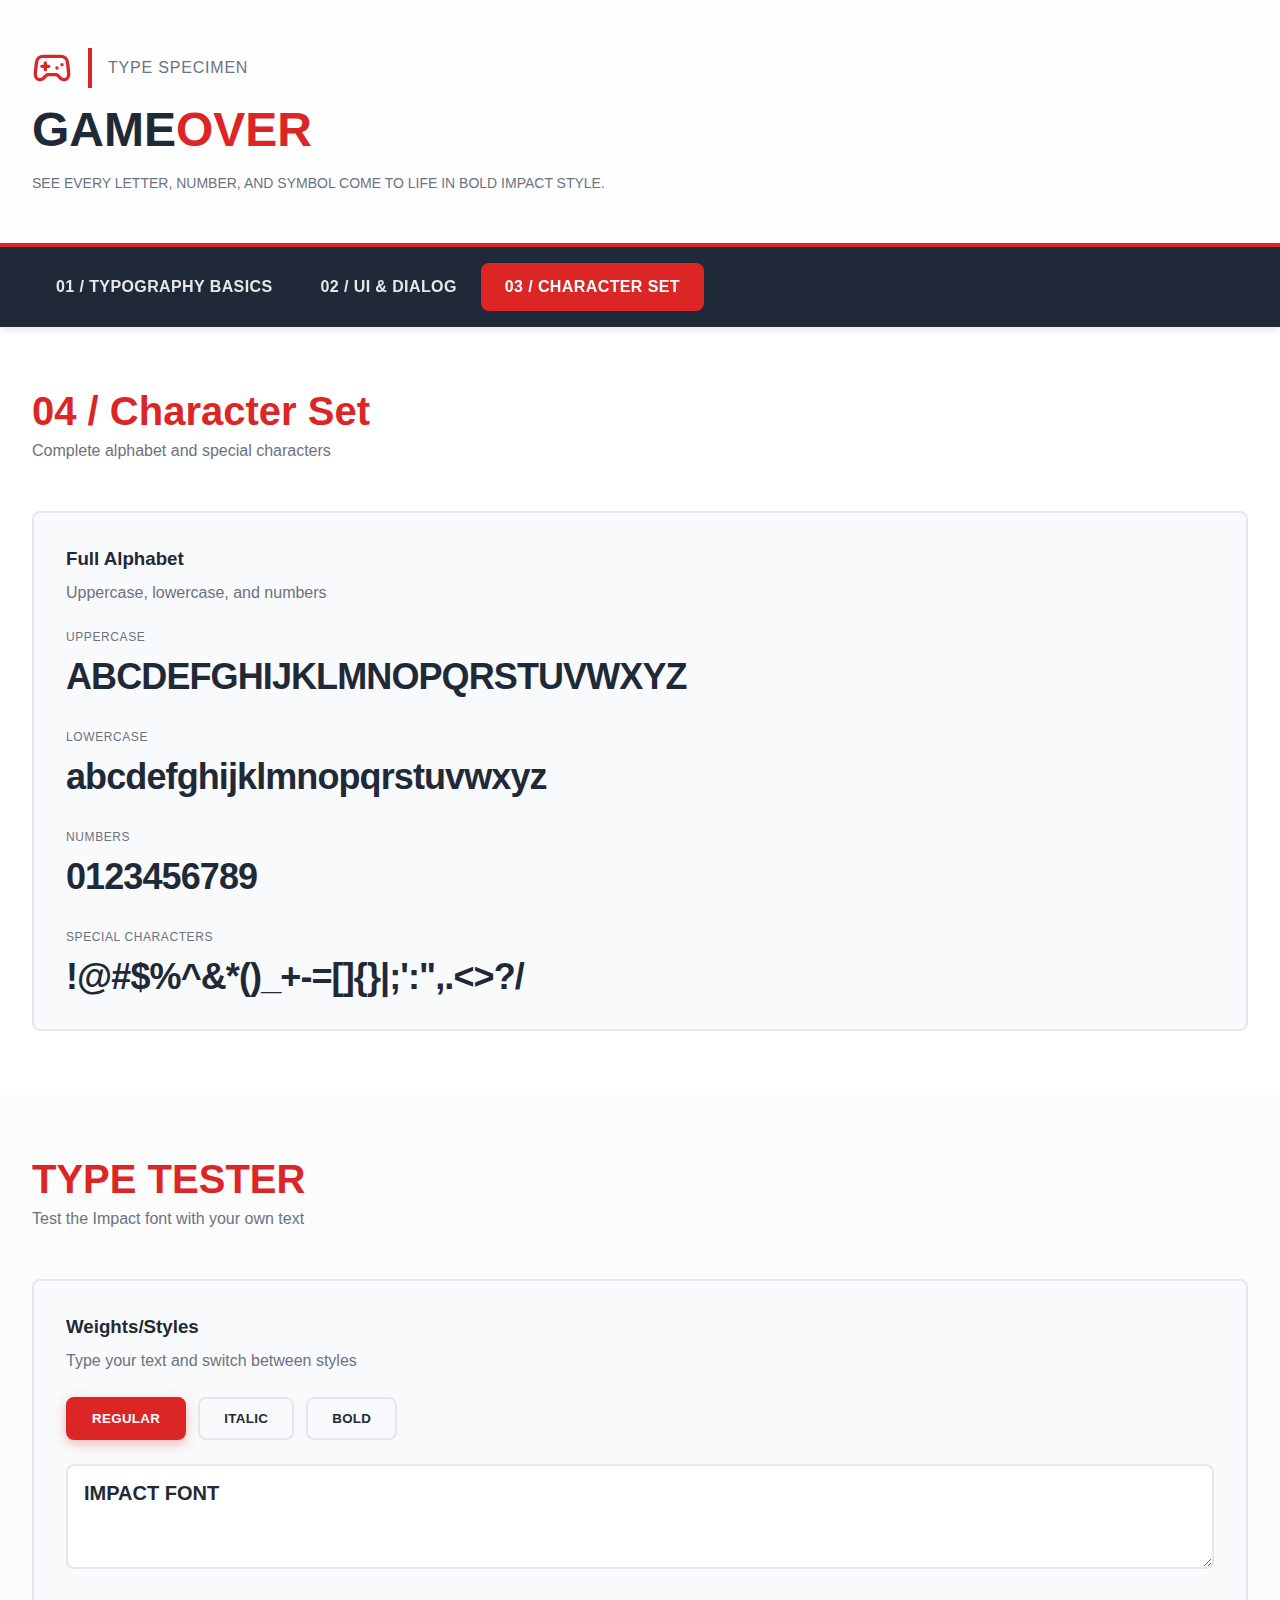
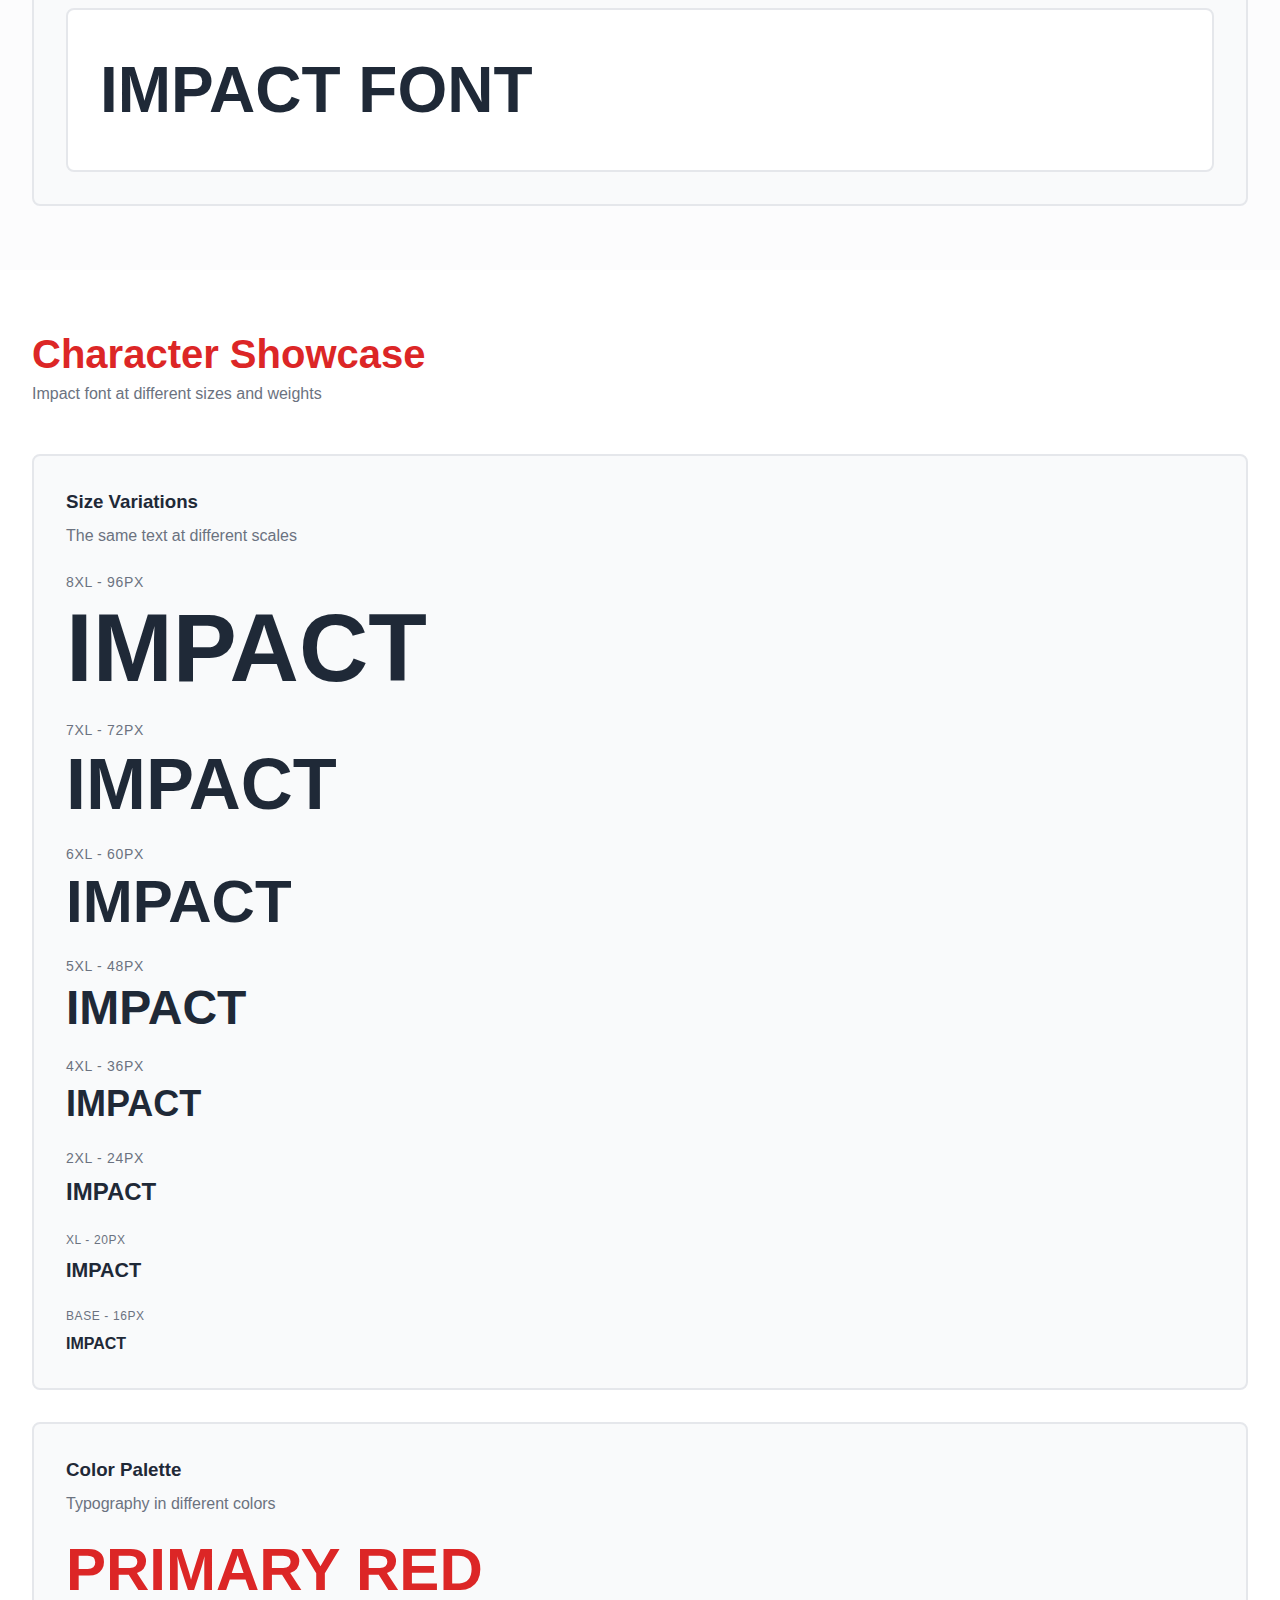
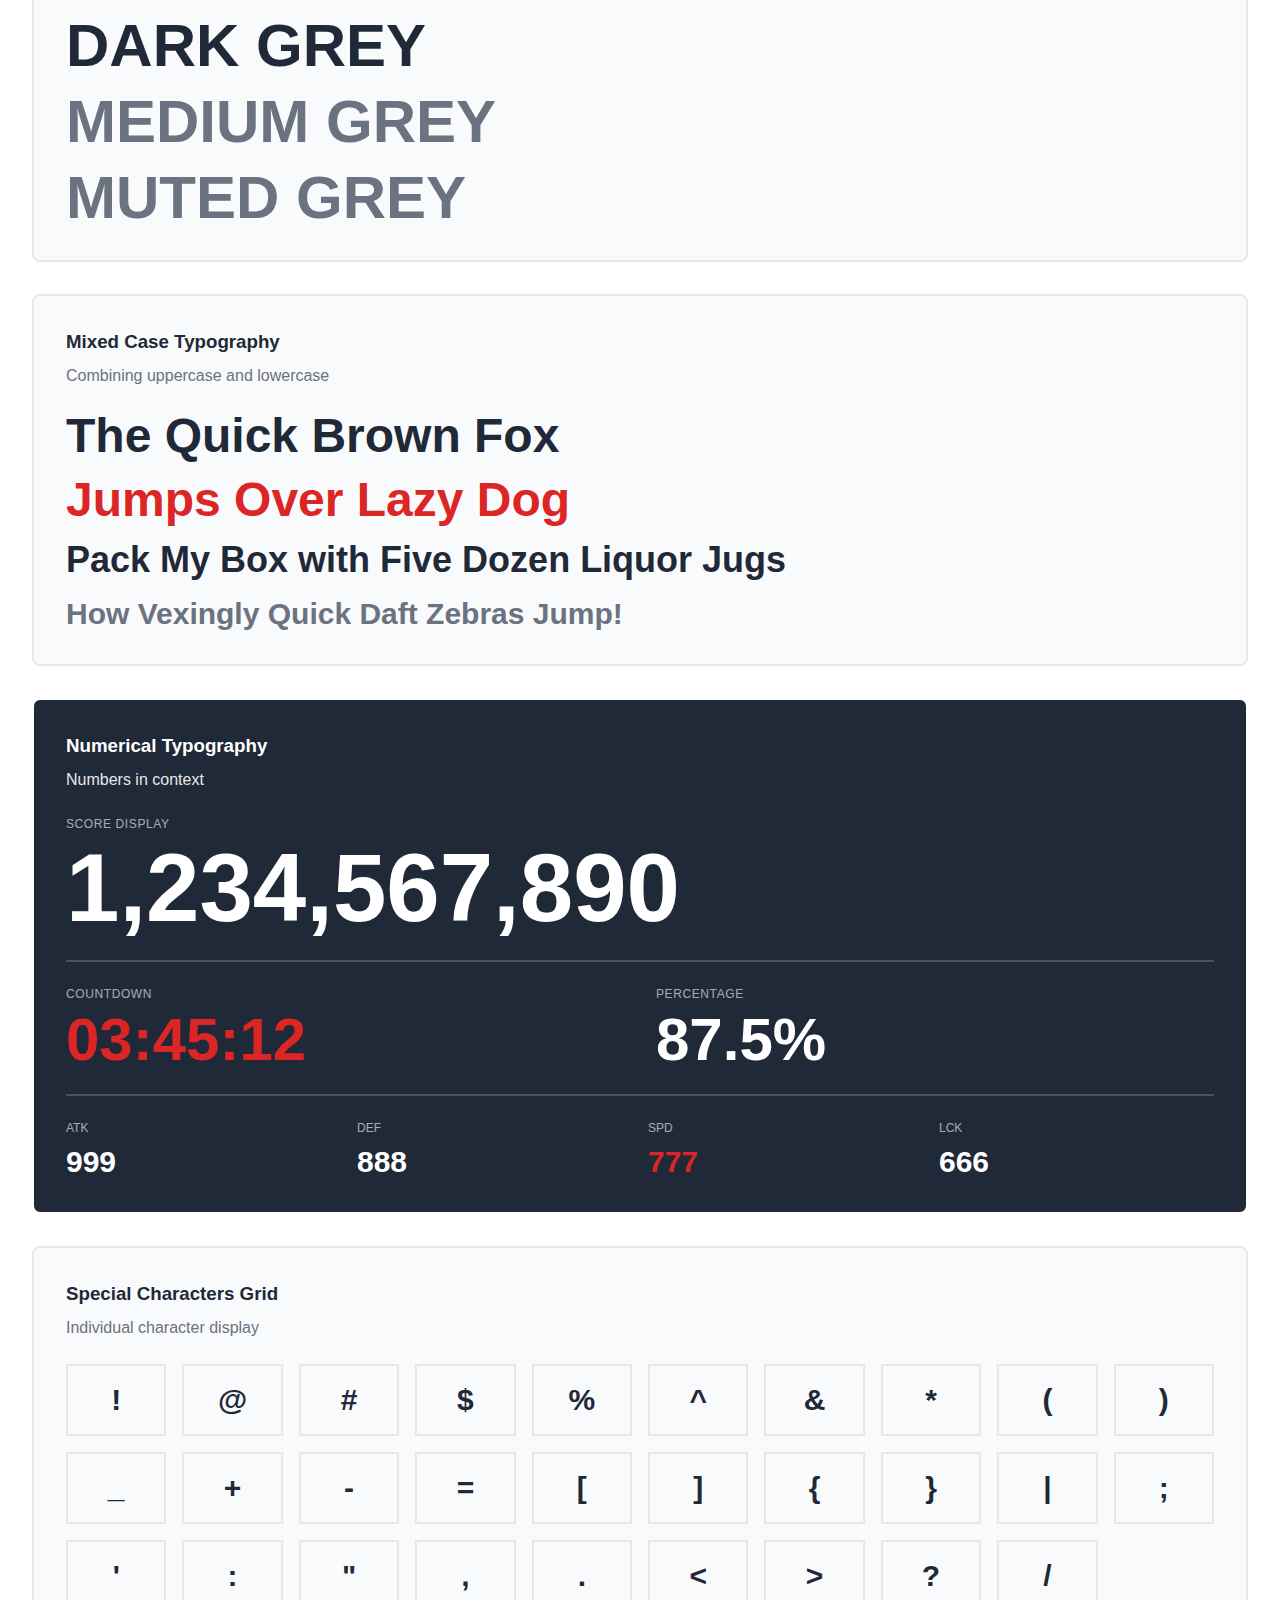
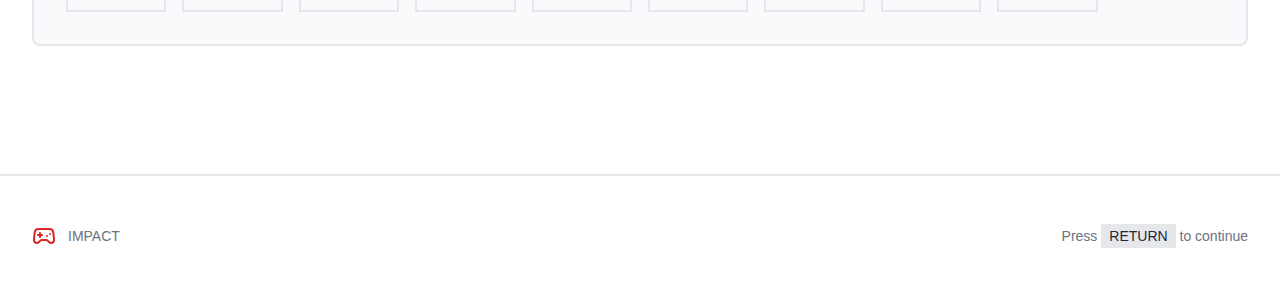
<file: pg3.html>
<!DOCTYPE html>
<html lang="en">
<head>
  <meta charset="UTF-8">
  <meta name="viewport" content="width=device-width, initial-scale=1.0">
  <title>IMPACT - CHARACTER SET</title>
  <link rel="stylesheet" href="pg3.css">
</head>
<body>
  <div class="min-h-screen bg-background">
    <!-- Hero Section -->
    <header class="relative overflow-hidden border-b-4 border-primary">
      <div class="absolute inset-0 scanline opacity-20 pointer-events-none"></div>
      <div class="relative z-10 max-w-7xl mx-auto px-8 py-12">
        <div class="flex items-center gap-4 mb-3">
          <svg class="w-10 h-10 text-primary" viewBox="0 0 24 24" fill="none" stroke="currentColor" stroke-width="2" stroke-linecap="round" stroke-linejoin="round">
            <line x1="6" y1="11" x2="10" y2="11"></line>
            <line x1="8" y1="9" x2="8" y2="13"></line>
            <line x1="15" y1="12" x2="15.01" y2="12"></line>
            <line x1="18" y1="10" x2="18.01" y2="10"></line>
            <path d="M17.32 5H6.68a4 4 0 0 0-3.978 3.59c-.006.052-.01.101-.017.152C2.604 9.416 2 14.456 2 16a3 3 0 0 0 3 3c1 0 1.5-.5 2-1l1.414-1.414A2 2 0 0 1 9.828 16h4.344a2 2 0 0 1 1.414.586L17 18c.5.5 1 1 2 1a3 3 0 0 0 3-3c0-1.545-.604-6.584-.685-7.258-.007-.05-.011-.1-.017-.151A4 4 0 0 0 17.32 5z"></path>
          </svg>
          <div class="h-10 w-1 bg-primary"></div>
          <span class="text-muted-foreground uppercase tracking-wider">Type Specimen</span>
        </div>
        <h1 class="text-5xl font-black mb-3 text-foreground leading-tight">
          GAME<span class="text-primary">OVER</span>
        </h1>
         <p class="text-sm text-muted-foreground max-w-2xl leading-relaxed">
           SEE EVERY LETTER, NUMBER, AND SYMBOL COME TO LIFE IN BOLD IMPACT STYLE.
        </p>
      </div>
    </header>

    <!-- Navigation -->
    <nav class="bg-foreground border-b-2 border-primary sticky top-0 z-50">
      <div class="max-w-7xl mx-auto px-8">
        <div class="flex gap-2 py-4">
          <a href="pg1.html" class="nav-link px-6 py-3 text-muted font-bold uppercase tracking-wide transition-colors">
            01 / Typography Basics
          </a>
          <a href="pg2.html" class="nav-link px-6 py-3 text-muted font-bold uppercase tracking-wide transition-colors">
            02 / UI & Dialog
          </a>
          <a href="pg3.html" class="nav-link active px-6 py-3 text-primary-foreground font-bold uppercase tracking-wide transition-colors">
            03 / Character Set
          </a>
        </div>
      </div>
    </nav>

    <!-- Character Set -->
    <section class="max-w-7xl mx-auto px-8 py-16">
      <div class="mb-12">
        <h2 class="text-primary mb-2">04 / Character Set</h2>
        <p class="text-muted-foreground">Complete alphabet and special characters</p>
      </div>

      <div class="p-8 rounded-lg border-2 bg-card border-border">
        <div class="mb-6">
          <h3 class="mb-2 text-foreground">Full Alphabet</h3>
          <p class="text-muted-foreground">Uppercase, lowercase, and numbers</p>
        </div>
        <div class="space-y-8">
          <div>
            <p class="text-xs text-muted-foreground uppercase tracking-wider mb-3">Uppercase</p>
            <p class="text-4xl font-black text-foreground tracking-tight">
              ABCDEFGHIJKLMNOPQRSTUVWXYZ
            </p>
          </div>
          <div>
            <p class="text-xs text-muted-foreground uppercase tracking-wider mb-3">Lowercase</p>
            <p class="text-4xl font-black text-foreground tracking-tight">
              abcdefghijklmnopqrstuvwxyz
            </p>
          </div>
          <div>
            <p class="text-xs text-muted-foreground uppercase tracking-wider mb-3">Numbers</p>
            <p class="text-4xl font-black text-foreground tabular-nums tracking-tight">
              0123456789
            </p>
          </div>
          <div>
            <p class="text-xs text-muted-foreground uppercase tracking-wider mb-3">Special Characters</p>
            <p class="text-4xl font-black text-foreground tracking-tight">
              !@#$%^&*()_+-=[]{}|;':",.&lt;&gt;?/
            </p>
          </div>
        </div>
      </div>
    </section>

    <!-- Type Tester Section -->
    <section class="max-w-7xl mx-auto px-8 py-16 bg-card-50">
      <div class="mb-12">
        <h2 class="text-primary mb-2">TYPE TESTER</h2>
        <p class="text-muted-foreground">Test the Impact font with your own text</p>
      </div>

      <div class="p-8 rounded-lg border-2 bg-card border-border">
        <div class="mb-6">
          <h3 class="mb-2 text-foreground">Weights/Styles</h3>
          <p class="text-muted-foreground">Type your text and switch between styles</p>
        </div>
        
        <!-- Style Toggle Buttons -->
        <div class="flex gap-3 mb-6">
          <button id="btn-regular" class="style-btn style-btn-active px-6 py-3 bg-primary text-primary-foreground font-bold uppercase tracking-wide rounded-lg border-2 border-primary transition-colors">
            Regular
          </button>
          <button id="btn-italic" class="style-btn px-6 py-3 bg-card text-foreground font-bold uppercase tracking-wide rounded-lg border-2 border-border transition-colors hover-bg-primary hover-text-primary-foreground">
            Italic
          </button>
          <button id="btn-bold" class="style-btn px-6 py-3 bg-card text-foreground font-bold uppercase tracking-wide rounded-lg border-2 border-border transition-colors hover-bg-primary hover-text-primary-foreground">
            Bold
          </button>
        </div>

        <!-- Input Text Box -->
        <div class="type-tester-input-wrapper">
          <textarea 
            id="type-tester-input" 
            class="type-tester-input" 
            placeholder="TYPE YOUR TEXT HERE..."
            rows="3"
          >IMPACT FONT</textarea>
        </div>

        <!-- Display Area -->
        <div class="mt-8 p-8 border-2 border-border rounded-lg bg-background">
          <p id="type-tester-display" class="type-tester-display">IMPACT FONT</p>
        </div>
      </div>
    </section>

    <!-- Character Showcase - Extra Content -->
    <section class="max-w-7xl mx-auto px-8 py-16">
      <div class="mb-12">
        <h2 class="text-primary mb-2">Character Showcase</h2>
        <p class="text-muted-foreground">Impact font at different sizes and weights</p>
      </div>

      <div class="space-y-8">
        <!-- Size Variations -->
        <div class="p-8 rounded-lg border-2 bg-card border-border">
          <div class="mb-6">
            <h3 class="mb-2 text-foreground">Size Variations</h3>
            <p class="text-muted-foreground">The same text at different scales</p>
          </div>
          <div class="space-y-6">
            <div>
              <p class="text-sm text-muted-foreground uppercase tracking-wider mb-2">8XL - 96px</p>
              <p class="text-8xl font-black text-foreground">IMPACT</p>
            </div>
            <div>
              <p class="text-sm text-muted-foreground uppercase tracking-wider mb-2">7XL - 72px</p>
              <p class="text-7xl font-black text-foreground">IMPACT</p>
            </div>
            <div>
              <p class="text-sm text-muted-foreground uppercase tracking-wider mb-2">6XL - 60px</p>
              <p class="text-6xl font-black text-foreground">IMPACT</p>
            </div>
            <div>
              <p class="text-sm text-muted-foreground uppercase tracking-wider mb-2">5XL - 48px</p>
              <p class="text-5xl font-black text-foreground">IMPACT</p>
            </div>
            <div>
              <p class="text-sm text-muted-foreground uppercase tracking-wider mb-2">4XL - 36px</p>
              <p class="text-4xl font-black text-foreground">IMPACT</p>
            </div>
            <div>
              <p class="text-sm text-muted-foreground uppercase tracking-wider mb-2">2XL - 24px</p>
              <p class="text-2xl font-black text-foreground">IMPACT</p>
            </div>
            <div>
              <p class="text-xs text-muted-foreground uppercase tracking-wider mb-2">XL - 20px</p>
              <p class="text-xl font-black text-foreground">IMPACT</p>
            </div>
            <div>
              <p class="text-xs text-muted-foreground uppercase tracking-wider mb-2">BASE - 16px</p>
              <p class="text-base font-black text-foreground">IMPACT</p>
            </div>
          </div>
        </div>

        <!-- Color Variations -->
        <div class="p-8 rounded-lg border-2 bg-card border-border">
          <div class="mb-6">
            <h3 class="mb-2 text-foreground">Color Palette</h3>
            <p class="text-muted-foreground">Typography in different colors</p>
          </div>
          <div class="space-y-4">
            <p class="text-6xl font-black text-primary">PRIMARY RED</p>
            <p class="text-6xl font-black text-foreground">DARK GREY</p>
            <p class="text-6xl font-bold text-secondary">MEDIUM GREY</p>
            <p class="text-6xl font-bold text-muted-foreground">MUTED GREY</p>
          </div>
        </div>

        <!-- Mixed Case Examples -->
        <div class="p-8 rounded-lg border-2 bg-card border-border">
          <div class="mb-6">
            <h3 class="mb-2 text-foreground">Mixed Case Typography</h3>
            <p class="text-muted-foreground">Combining uppercase and lowercase</p>
          </div>
          <div class="space-y-4">
            <p class="text-5xl font-black text-foreground">The Quick Brown Fox</p>
            <p class="text-5xl font-black text-primary">Jumps Over Lazy Dog</p>
            <p class="text-4xl font-black text-foreground">Pack My Box with Five Dozen Liquor Jugs</p>
            <p class="text-3xl font-black text-secondary">How Vexingly Quick Daft Zebras Jump!</p>
          </div>
        </div>

        <!-- Numerical Display -->
        <div class="p-8 rounded-lg border-2 bg-foreground border-background">
          <div class="mb-6">
            <h3 class="mb-2 text-background">Numerical Typography</h3>
            <p class="text-muted">Numbers in context</p>
          </div>
          <div class="text-background space-y-6">
            <div>
              <p class="text-xs opacity-60 uppercase tracking-wider mb-2">Score Display</p>
              <p class="text-8xl font-black tabular-nums">1,234,567,890</p>
            </div>
            <div class="grid grid-cols-2 gap-8 pt-6 border-t-2 border-background-20">
              <div>
                <p class="text-xs opacity-60 uppercase tracking-wider mb-2">Countdown</p>
                <p class="text-6xl font-black tabular-nums text-primary">03:45:12</p>
              </div>
              <div>
                <p class="text-xs opacity-60 uppercase tracking-wider mb-2">Percentage</p>
                <p class="text-6xl font-black tabular-nums">87.5%</p>
              </div>
            </div>
            <div class="grid grid-cols-4 gap-4 pt-6 border-t-2 border-background-20">
              <div>
                <p class="text-xs opacity-60 mb-2">ATK</p>
                <p class="text-3xl font-black tabular-nums">999</p>
              </div>
              <div>
                <p class="text-xs opacity-60 mb-2">DEF</p>
                <p class="text-3xl font-black tabular-nums">888</p>
              </div>
              <div>
                <p class="text-xs opacity-60 mb-2">SPD</p>
                <p class="text-3xl font-black tabular-nums text-primary">777</p>
              </div>
              <div>
                <p class="text-xs opacity-60 mb-2">LCK</p>
                <p class="text-3xl font-black tabular-nums">666</p>
              </div>
            </div>
          </div>
        </div>

        <!-- Special Character Grid -->
        <div class="p-8 rounded-lg border-2 bg-card border-border">
          <div class="mb-6">
            <h3 class="mb-2 text-foreground">Special Characters Grid</h3>
            <p class="text-muted-foreground">Individual character display</p>
          </div>
          <div class="grid grid-cols-10 gap-4">
            <div class="p-4 border-2 border-border text-center">
              <p class="text-3xl font-black text-foreground">!</p>
            </div>
            <div class="p-4 border-2 border-border text-center">
              <p class="text-3xl font-black text-foreground">@</p>
            </div>
            <div class="p-4 border-2 border-border text-center">
              <p class="text-3xl font-black text-foreground">#</p>
            </div>
            <div class="p-4 border-2 border-border text-center">
              <p class="text-3xl font-black text-foreground">$</p>
            </div>
            <div class="p-4 border-2 border-border text-center">
              <p class="text-3xl font-black text-foreground">%</p>
            </div>
            <div class="p-4 border-2 border-border text-center">
              <p class="text-3xl font-black text-foreground">^</p>
            </div>
            <div class="p-4 border-2 border-border text-center">
              <p class="text-3xl font-black text-foreground">&</p>
            </div>
            <div class="p-4 border-2 border-border text-center">
              <p class="text-3xl font-black text-foreground">*</p>
            </div>
            <div class="p-4 border-2 border-border text-center">
              <p class="text-3xl font-black text-foreground">(</p>
            </div>
            <div class="p-4 border-2 border-border text-center">
              <p class="text-3xl font-black text-foreground">)</p>
            </div>
            <div class="p-4 border-2 border-border text-center">
              <p class="text-3xl font-black text-foreground">_</p>
            </div>
            <div class="p-4 border-2 border-border text-center">
              <p class="text-3xl font-black text-foreground">+</p>
            </div>
            <div class="p-4 border-2 border-border text-center">
              <p class="text-3xl font-black text-foreground">-</p>
            </div>
            <div class="p-4 border-2 border-border text-center">
              <p class="text-3xl font-black text-foreground">=</p>
            </div>
            <div class="p-4 border-2 border-border text-center">
              <p class="text-3xl font-black text-foreground">[</p>
            </div>
            <div class="p-4 border-2 border-border text-center">
              <p class="text-3xl font-black text-foreground">]</p>
            </div>
            <div class="p-4 border-2 border-border text-center">
              <p class="text-3xl font-black text-foreground">{</p>
            </div>
            <div class="p-4 border-2 border-border text-center">
              <p class="text-3xl font-black text-foreground">}</p>
            </div>
            <div class="p-4 border-2 border-border text-center">
              <p class="text-3xl font-black text-foreground">|</p>
            </div>
            <div class="p-4 border-2 border-border text-center">
              <p class="text-3xl font-black text-foreground">;</p>
            </div>
            <div class="p-4 border-2 border-border text-center">
              <p class="text-3xl font-black text-foreground">'</p>
            </div>
            <div class="p-4 border-2 border-border text-center">
              <p class="text-3xl font-black text-foreground">:</p>
            </div>
            <div class="p-4 border-2 border-border text-center">
              <p class="text-3xl font-black text-foreground">"</p>
            </div>
            <div class="p-4 border-2 border-border text-center">
              <p class="text-3xl font-black text-foreground">,</p>
            </div>
            <div class="p-4 border-2 border-border text-center">
              <p class="text-3xl font-black text-foreground">.</p>
            </div>
            <div class="p-4 border-2 border-border text-center">
              <p class="text-3xl font-black text-foreground">&lt;</p>
            </div>
            <div class="p-4 border-2 border-border text-center">
              <p class="text-3xl font-black text-foreground">&gt;</p>
            </div>
            <div class="p-4 border-2 border-border text-center">
              <p class="text-3xl font-black text-foreground">?</p>
            </div>
            <div class="p-4 border-2 border-border text-center">
              <p class="text-3xl font-black text-foreground">/</p>
            </div>
          </div>
        </div>
      </div>
    </section>

    <!-- Footer -->
    <footer class="border-t-2 border-border mt-16">
      <div class="max-w-7xl mx-auto px-8 py-12">
        <div class="flex items-center justify-between">
          <div class="flex items-center gap-3">
            <svg class="w-6 h-6 text-primary" viewBox="0 0 24 24" fill="none" stroke="currentColor" stroke-width="2" stroke-linecap="round" stroke-linejoin="round">
              <line x1="6" y1="11" x2="10" y2="11"></line>
              <line x1="8" y1="9" x2="8" y2="13"></line>
              <line x1="15" y1="12" x2="15.01" y2="12"></line>
              <line x1="18" y1="10" x2="18.01" y2="10"></line>
              <path d="M17.32 5H6.68a4 4 0 0 0-3.978 3.59c-.006.052-.01.101-.017.152C2.604 9.416 2 14.456 2 16a3 3 0 0 0 3 3c1 0 1.5-.5 2-1l1.414-1.414A2 2 0 0 1 9.828 16h4.344a2 2 0 0 1 1.414.586L17 18c.5.5 1 1 2 1a3 3 0 0 0 3-3c0-1.545-.604-6.584-.685-7.258-.007-.05-.011-.1-.017-.151A4 4 0 0 0 17.32 5z"></path>
            </svg>
            <span class="text-sm text-muted-foreground">IMPACT</span>
          </div>
          <div class="text-sm text-muted-foreground">
            Press <span class="px-2 py-1 bg-muted text-foreground font-mono">RETURN</span> to continue
          </div>
        </div>
      </div>
    </footer>
  </div>


 <script>
const pages = [
  'pg1.html',
  'pg2.html',
  'pg3.html'
];

// Get current page index
let currentIndex = pages.indexOf(window.location.pathname.split("/").pop());

document.addEventListener('keydown', (event) => {
    if (event.key === 'Enter') {  // Return key
        // Move to next page and loop if at the end
        currentIndex = (currentIndex + 1) % pages.length;
        window.location.href = pages[currentIndex];
    }
});

// Type Tester Functionality
document.addEventListener('DOMContentLoaded', function() {
  const input = document.getElementById('type-tester-input');
  const display = document.getElementById('type-tester-display');
  const btnRegular = document.getElementById('btn-regular');
  const btnItalic = document.getElementById('btn-italic');
  const btnBold = document.getElementById('btn-bold');
  
  let currentStyle = 'regular';

  // Update display when typing
  input.addEventListener('input', function() {
    const text = input.value || 'IMPACT FONT';
    display.textContent = text;
  });

  // Style button handlers
  btnRegular.addEventListener('click', function() {
    currentStyle = 'regular';
    updateStyle();
    updateActiveButton(btnRegular);
  });

  btnItalic.addEventListener('click', function() {
    currentStyle = 'italic';
    updateStyle();
    updateActiveButton(btnItalic);
  });

  btnBold.addEventListener('click', function() {
    currentStyle = 'bold';
    updateStyle();
    updateActiveButton(btnBold);
  });

  function updateStyle() {
    display.classList.remove('style-regular', 'style-italic', 'style-bold');
    display.classList.add('style-' + currentStyle);
  }

  function updateActiveButton(activeBtn) {
    // Remove active class from all buttons
    document.querySelectorAll('.style-btn').forEach(btn => {
      btn.classList.remove('style-btn-active');
      btn.classList.add('bg-card', 'text-foreground', 'border-border');
      btn.classList.remove('bg-primary', 'text-primary-foreground', 'border-primary');
    });
    
    // Add active class to clicked button
    activeBtn.classList.add('style-btn-active');
    activeBtn.classList.remove('bg-card', 'text-foreground', 'border-border');
    activeBtn.classList.add('bg-primary', 'text-primary-foreground', 'border-primary');
  }
});
  </script>
</body>
</html>
</file>
<file: pg2.css>
/* Reset */
* {
  margin: 0;
  padding: 0;
  box-sizing: border-box;
}

/* Root Variables */
:root {
  --background: #FFFFFF;
  --foreground: #1F2937;
  --card: #F9FAFB;
  --border: #E5E7EB;
  --primary: #DC2626;
  --primary-foreground: #FFFFFF;
  --secondary: #6B7280;
  --secondary-foreground: #FFFFFF;
  --muted: #E5E7EB;
  --muted-foreground: #6B7280;
}

body {
  font-family: Impact, 'Arial Black', sans-serif;
  background: var(--background);
  color: var(--foreground);
  line-height: 1.5;
  -webkit-font-smoothing: antialiased;
  -moz-osx-font-smoothing: grayscale;
}

/* Utility Classes */
.min-h-screen {
  min-height: 100vh;
}

.bg-background {
  background-color: var(--background);
}

.relative {
  position: relative;
}

.absolute {
  position: absolute;
}

.inset-0 {
  top: 0;
  right: 0;
  bottom: 0;
  left: 0;
}

.overflow-hidden {
  overflow: hidden;
}

.z-10 {
  z-index: 10;
}

.max-w-7xl {
  max-width: 80rem;
}

.max-w-2xl {
  max-width: 42rem;
}

.max-w-3xl {
  max-width: 48rem;
}

.mx-auto {
  margin-left: auto;
  margin-right: auto;
}

.px-2 {
  padding-left: 0.5rem;
  padding-right: 0.5rem;
}

.py-1 {
  padding-top: 0.25rem;
  padding-bottom: 0.25rem;
}

.px-4 {
  padding-left: 1rem;
  padding-right: 1rem;
}

.py-2 {
  padding-top: 0.5rem;
  padding-bottom: 0.5rem;
}

.px-6 {
  padding-left: 1.5rem;
  padding-right: 1.5rem;
}

.py-3 {
  padding-top: 0.75rem;
  padding-bottom: 0.75rem;
}

.px-8 {
  padding-left: 2rem;
  padding-right: 2rem;
}

.py-4 {
  padding-top: 1rem;
  padding-bottom: 1rem;
}

.p-4 {
  padding: 1rem;
}

.p-6 {
  padding: 1.5rem;
}

.p-8 {
  padding: 2rem;
}

.py-12 {
  padding-top: 3rem;
  padding-bottom: 3rem;
}

.py-16 {
  padding-top: 4rem;
  padding-bottom: 4rem;
}

.py-20 {
  padding-top: 5rem;
  padding-bottom: 5rem;
}

.pt-4 {
  padding-top: 1rem;
}

.mb-1 {
  margin-bottom: 0.25rem;
}

.mb-2 {
  margin-bottom: 0.5rem;
}

.mb-3 {
  margin-bottom: 0.75rem;
}

.mb-4 {
  margin-bottom: 1rem;
}

.mb-6 {
  margin-bottom: 1.5rem;
}

.mb-12 {
  margin-bottom: 3rem;
}

.mt-16 {
  margin-top: 6rem;
}

.flex {
  display: flex;
}

.flex-1 {
  flex: 1 1 0%;
}

.flex-wrap {
  flex-wrap: wrap;
}

.items-center {
  align-items: center;
}

.items-baseline {
  align-items: baseline;
}

.justify-between {
  justify-content: space-between;
}

.gap-3 {
  gap: 0.75rem;
}

.gap-4 {
  gap: 1rem;
}

.grid {
  display: grid;
}

.grid-cols-1 {
  grid-template-columns: repeat(1, minmax(0, 1fr));
}

.grid-cols-3 {
  grid-template-columns: repeat(3, minmax(0, 1fr));
}

.space-y-3 > * + * {
  margin-top: 0.75rem;
}

.space-y-4 > * + * {
  margin-top: 1rem;
}

.space-y-6 > * + * {
  margin-top: 1.5rem;
}

.space-y-8 > * + * {
  margin-top: 2rem;
}

.border-2 {
  border-width: 2px;
  border-style: solid;
}

.border-4 {
  border-width: 4px;
  border-style: solid;
}

.border-b-4 {
  border-bottom-width: 4px;
  border-bottom-style: solid;
}

.border-t-2 {
  border-top-width: 2px;
  border-top-style: solid;
}

.border-l-4 {
  border-left-width: 4px;
  border-left-style: solid;
}

.border-primary {
  border-color: var(--primary);
}

.border-border {
  border-color: var(--border);
}

.border-background {
  border-color: var(--background);
}

.border-foreground {
  border-color: var(--foreground);
}

.border-secondary {
  border-color: var(--secondary);
}

.border-background-20 {
  border-color: rgba(255, 255, 255, 0.2);
}

.bg-primary {
  background-color: var(--primary);
}

.bg-card {
  background-color: var(--card);
}

.bg-card-50 {
  background-color: rgba(249, 250, 251, 0.5);
}

.bg-foreground {
  background-color: var(--foreground);
}

.bg-secondary {
  background-color: var(--secondary);
}

.bg-muted {
  background-color: var(--muted);
}

.bg-primary-5 {
  background-color: rgba(220, 38, 38, 0.05);
}

.bg-primary-10 {
  background-color: rgba(220, 38, 38, 0.1);
}

.bg-secondary-5 {
  background-color: rgba(107, 114, 128, 0.05);
}

.text-primary {
  color: var(--primary);
}

.text-foreground {
  color: var(--foreground);
}

.text-background {
  color: var(--background);
}

.text-muted-foreground {
  color: var(--muted-foreground);
}

.text-muted {
  color: var(--muted);
}

.text-primary-foreground {
  color: var(--primary-foreground);
}

.text-secondary {
  color: var(--secondary);
}

.text-secondary-foreground {
  color: var(--secondary-foreground);
}

.text-primary-80 {
  color: rgba(220, 38, 38, 0.8);
}

.text-xs {
  font-size: 0.75rem;
  line-height: 1rem;
}

.text-sm {
  font-size: 0.875rem;
  line-height: 1.25rem;
}

.text-base {
  font-size: 1rem;
  line-height: 1.5rem;
}

.text-lg {
  font-size: 1.125rem;
  line-height: 1.75rem;
}

.text-xl {
  font-size: 1.25rem;
  line-height: 1.75rem;
}

.text-2xl {
  font-size: 1.5rem;
  line-height: 2rem;
}

.text-4xl {
  font-size: 2.25rem;
  line-height: 2.5rem;
}

.text-5xl {
  font-size: 3rem;
  line-height: 1;
}

.text-6xl {
  font-size: 3.75rem;
  line-height: 1;
}

.text-7xl {
  font-size: 4.5rem;
  line-height: 1;
}

.text-8xl {
  font-size: 6rem;
  line-height: 1;
}

.font-medium {
  font-weight: 500;
}

.font-bold {
  font-weight: 700;
}

.font-black {
  font-weight: 900;
}

.font-mono {
  font-family: Impact, 'Arial Black', sans-serif;
}

.uppercase {
  text-transform: uppercase;
}

.tracking-tight {
  letter-spacing: -0.025em;
}

.tracking-wide {
  letter-spacing: 0.025em;
}

.tracking-wider {
  letter-spacing: 0.05em;
}

.leading-tight {
  line-height: 1.25;
}

.leading-relaxed {
  line-height: 1.625;
}

.tabular-nums {
  font-variant-numeric: tabular-nums;
}

.opacity-20 {
  opacity: 0.2;
}

.opacity-30 {
  opacity: 0.3;
}

.opacity-60 {
  opacity: 0.6;
}

.opacity-80 {
  opacity: 0.8;
}

.rounded-lg {
  border-radius: 0.5rem;
}

.transition-colors {
  transition-property: color, background-color, border-color;
  transition-timing-function: cubic-bezier(0.4, 0, 0.2, 1);
  transition-duration: 150ms;
}

.w-1 {
  width: 0.25rem;
}

.w-6 {
  width: 1.5rem;
}

.w-8 {
  width: 2rem;
}

.w-12 {
  width: 3rem;
}

/* FIXED: Added w-16 class for modal icons */
.w-16 {
  width: 4rem;
}

.h-12 {
  height: 3rem;
}

.h-6 {
  height: 1.5rem;
}

.h-8 {
  height: 2rem;
}

.h-3 {
  height: 0.75rem;
}

/* FIXED: Added h-16 class for modal icons */
.h-16 {
  height: 4rem;
}

.w-full {
  width: 100%;
}

/* Custom Classes */
.pixel-corners {
  clip-path: polygon(
    0 8px, 8px 8px, 8px 0,
    calc(100% - 8px) 0, calc(100% - 8px) 8px, 100% 8px,
    100% calc(100% - 8px), calc(100% - 8px) calc(100% - 8px), calc(100% - 8px) 100%,
    8px 100%, 8px calc(100% - 8px), 0 calc(100% - 8px)
  );
}

.scanline {
  background: linear-gradient(
    transparent 50%,
    rgba(0, 0, 0, 0.02) 50%
  );
  background-size: 100% 4px;
}

/* FIXED: Added specific sizing for modal icons to prevent expansion */
.modal-icon-center {
  display: flex;
  align-items: center;
  justify-content: center;
  margin: 0 auto 1rem;
  width: 4rem;
  height: 4rem;
}

.modal-icon-center svg {
  width: 4rem !important;
  height: 4rem !important;
  max-width: 4rem;
  max-height: 4rem;
}

/* Stat Card Hover Effects */
.stat-card {
  transition: background-color 0.3s;
}

.stat-card:hover {
  background-color: var(--primary);
}

.stat-card svg {
  transition: color 0.3s;
}

.stat-card:hover svg {
  color: var(--primary-foreground);
}

.stat-card .stat-label {
  transition: color 0.3s;
}

.stat-card:hover .stat-label {
  color: rgba(255, 255, 255, 0.8);
}

.stat-card .stat-value {
  transition: color 0.3s;
}

.stat-card:hover .stat-value {
  color: var(--primary-foreground);
}

/* Button Hover Effects */
button {
  cursor: pointer;
  border: none;
}

button.hover-bg-primary-90:hover {
  background-color: rgba(220, 38, 38, 0.9);
}

button.hover-bg-foreground-90:hover {
  background-color: rgba(31, 41, 55, 0.9);
}

button.hover-bg-primary:hover {
  background-color: var(--primary);
}

button.hover-text-primary-foreground:hover {
  color: var(--primary-foreground);
}

button.hover-bg-background-10:hover {
  background-color: rgba(255, 255, 255, 0.1);
}

button.hover-bg-secondary:hover {
  background-color: var(--secondary);
}

button.hover-text-secondary-foreground:hover {
  color: var(--secondary-foreground);
}

button.hover-bg-muted:hover {
  background-color: var(--muted);
}

button.hover-bg-secondary-90:hover {
  background-color: rgba(107, 114, 128, 0.9);
}

/* Responsive Grid */
@media (min-width: 768px) {
  .md-grid-cols-2 {
    grid-template-columns: repeat(2, minmax(0, 1fr));
  }
}

@media (min-width: 1024px) {
  .lg-grid-cols-3 {
    grid-template-columns: repeat(3, minmax(0, 1fr));
  }
  
  .lg-grid-cols-4 {
    grid-template-columns: repeat(4, minmax(0, 1fr));
  }
}

/* Specimen Dark */
.specimen-dark h3,
.specimen-dark p {
  color: var(--background);
}

/* SVG Stroke */
svg {
  stroke: currentColor;
  fill: currentColor;
  stroke-width: 2;
  stroke-linecap: round;
  stroke-linejoin: round;
}

/* Navigation Styles */
nav {
  box-shadow: 0 4px 6px -1px rgba(0, 0, 0, 0.1);
}

.nav-link {
  text-decoration: none;
  display: inline-block;
  position: relative;
}

.nav-link:not(.active) {
  color: var(--muted);
}

.nav-link:not(.active):hover {
  color: var(--primary);
  background-color: rgba(220, 38, 38, 0.1);
}

.nav-link.active {
  background-color: var(--primary);
  color: var(--primary-foreground);
  clip-path: polygon(
    0 4px, 4px 4px, 4px 0,
    calc(100% - 4px) 0, calc(100% - 4px) 4px, 100% 4px,
    100% calc(100% - 4px), calc(100% - 4px) calc(100% - 4px), calc(100% - 4px) 100%,
    4px 100%, 4px calc(100% - 4px), 0 calc(100% - 4px)
  );
}

/* Sticky Navigation */
.sticky {
  position: sticky;
}

.top-0 {
  top: 0;
}

.z-50 {
  z-index: 50;
}

/* Additional Utility Classes */
.h-10 {
  height: 2.5rem;
}

.w-10 {
  width: 2.5rem;
}

.text-3xl {
  font-size: 1.875rem;
  line-height: 2.25rem;
}

.grid-cols-10 {
  grid-template-columns: repeat(10, minmax(0, 1fr));
}

.text-center {
  text-align: center;
}

.grid-cols-2 {
  grid-template-columns: repeat(2, minmax(0, 1fr));
}

.grid-cols-4 {
  grid-template-columns: repeat(4, minmax(0, 1fr));
}

.gap-8 {
  gap: 2rem;
}

.gap-6 {
  gap: 1.5rem;
}

.pt-6 {
  padding-top: 1.5rem;
}

.text-left {
  text-align: left;
}

.modal-overlay {
  position: fixed;
  inset: 0;
  background-color: rgba(0,0,0,0.4);
  display: flex;
  justify-content: center;
  align-items: center;
  z-index: 1000;
  pointer-events: auto;
}

.modal-content {
  position: relative;
  pointer-events: auto;
  font-family: Impact, 'Arial Black', sans-serif;
}

.slot {
    font-family: Impact, Charcoal, sans-serif;
}

html, body, * {
cursor: url("data:image/svg+xml;utf8,\
<svg xmlns='http://www.w3.org/2000/svg' width='32' height='32' viewBox='0 0 32 32'>\
<polygon points='2,2 30,16 18,19 15,30' fill='%23ff2020' stroke='%23000000' stroke-width='2'/>\
</svg>") 6 4, auto !important;
}

/* Button Section Layout */
.button-section {
  display: flex;
  flex-direction: column;
  gap: 1rem;
}

.button-section .btn-start-game,
.button-section .btn-continue {
  width: 100%;
  border: none;
  font-family: Impact, 'Arial Black', sans-serif;
  clip-path: polygon(
    0 8px, 8px 8px, 8px 0,
    calc(100% - 8px) 0, calc(100% - 8px) 8px, 100% 8px,
    100% calc(100% - 8px), calc(100% - 8px) calc(100% - 8px), calc(100% - 8px) 100%,
    8px 100%, 8px calc(100% - 8px), 0 calc(100% - 8px)
  );
}

.button-section .button-row {
  display: grid;
  grid-template-columns: 1fr 1fr;
  gap: 1rem;
}

.button-section .btn-settings,
.button-section .btn-quit {
  background-color: var(--background);
  border: 2px solid var(--primary);
  color: var(--primary);
  font-family: Impact, 'Arial Black', sans-serif;
}

.button-section .btn-settings:hover,
.button-section .btn-quit:hover {
  background-color: var(--primary);
  color: var(--primary-foreground);
}

/* Meme Card Styles */
.meme-card {
  cursor: pointer;
  transition: transform 0.3s ease, box-shadow 0.3s ease;
  border-radius: 0.5rem;
  overflow: hidden;
  background-color: var(--card);
  border: 2px solid var(--border);
}

.meme-card:hover {
  transform: translateY(-8px);
  box-shadow: 0 10px 30px rgba(220, 38, 38, 0.2);
  border-color: var(--primary);
}

.meme-container {
  position: relative;
  width: 100%;
  aspect-ratio: 1;
  overflow: hidden;
}

.meme-container-preview {
  position: relative;
  width: 100%;
  aspect-ratio: 1;
  overflow: hidden;
  border: 2px solid var(--border);
  border-radius: 0.5rem;
}

/* Updated meme preview for modal - wider container with same size preview */
.meme-container-preview-editor {
  position: relative;
  width: 100%;
  aspect-ratio: 1;
  overflow: hidden;
  border: 2px solid var(--border);
  border-radius: 0.5rem;
  max-height: 300px;
}

.meme-bg {
  width: 100%;
  height: 100%;
  display: flex;
  align-items: center;
  justify-content: center;
  position: relative;
}

.meme-icon-container {
  display: flex;
  align-items: center;
  justify-content: center;
  width: 100%;
  height: 100%;
}

.meme-icon {
  width: 90px;
  height: 90px;
  color: white;
  opacity: 0.9;
}

.meme-text-top,
.meme-text-bottom {
  position: absolute;
  left: 0;
  right: 0;
  text-align: center;
  font-family: Impact, 'Arial Black', sans-serif;
  font-size: 1.5rem;
  font-weight: 900;
  color: white;
  text-transform: uppercase;
  padding: 0.5rem 1rem;
  line-height: 1.2;
  -webkit-text-stroke: 2px black;
  text-shadow: 
    2px 2px 0 #000,
    -2px -2px 0 #000,
    2px -2px 0 #000,
    -2px 2px 0 #000,
    0px 2px 0 #000,
    2px 0px 0 #000,
    0px -2px 0 #000,
    -2px 0px 0 #000;
  letter-spacing: 0.05em;
  z-index: 10;
}

.meme-text-top {
  top: 1.5rem;
}

.meme-text-bottom {
  bottom: 1.5rem;
}

/* Smaller text for modal preview */
.meme-text-top-small,
.meme-text-bottom-small {
  position: absolute;
  left: 0;
  right: 0;
  text-align: center;
  font-family: Impact, 'Arial Black', sans-serif;
  font-size: 1.125rem;
  font-weight: 900;
  color: white;
  text-transform: uppercase;
  padding: 0.5rem 0.75rem;
  line-height: 1.2;
  -webkit-text-stroke: 1.5px black;
  text-shadow: 
    2px 2px 0 #000,
    -2px -2px 0 #000,
    2px -2px 0 #000,
    -2px 2px 0 #000,
    0px 2px 0 #000,
    2px 0px 0 #000,
    0px -2px 0 #000,
    -2px 0px 0 #000;
  letter-spacing: 0.05em;
  z-index: 10;
}

.meme-text-top-small {
  top: 0.5rem;
}

.meme-text-bottom-small {
  bottom: 0.5rem;
}

.meme-info {
  padding: 1rem;
  text-align: center;
  background-color: var(--card);
}

/* Modal close button */
.modal-close-btn:hover {
  background-color: var(--foreground) !important;
  color: var(--primary) !important;
  transform: rotate(90deg);
}

/* Meme modal specific styles */
.meme-modal-content {
  animation: slideIn 0.3s ease-out;
  position: relative;
  pointer-events: auto;
  font-family: Impact, 'Arial Black', sans-serif;
}

@keyframes slideIn {
  from {
    opacity: 0;
    transform: scale(0.9);
  }
  to {
    opacity: 1;
    transform: scale(1);
  }
}

/* Pulse animation for meme update */
@keyframes pulse {
  0%, 100% {
    transform: scale(1);
  }
  50% {
    transform: scale(1.05);
  }
}

/* Circle loader animation */
@keyframes rotate {
  0% {
    transform: rotate(0deg);
  }
  100% {
    transform: rotate(360deg);
  }
}

.circle-loader {
  animation: rotate 1s linear infinite;
}

/* Image generator button styles */
.image-generator-btn {
  position: relative;
  display: flex;
  align-items: center;
  justify-content: center;
  min-height: 48px;
}

.image-generator-btn:hover {
  background-color: var(--foreground);
  color: var(--primary);
  transform: scale(1.02);
}

.image-generator-btn:disabled {
  opacity: 0.7;
}

/* Input styles for meme editor */
input[type="text"] {
  outline: none;
}

input[type="text"]:focus {
  border-color: var(--primary);
  box-shadow: 0 0 0 3px rgba(220, 38, 38, 0.1);
}
</file>
<file: pg3.css>
/* Reset */
* {
  margin: 0;
  padding: 0;
  box-sizing: border-box;
}

/* Root Variables */
:root {
  --background: #FFFFFF;
  --foreground: #1F2937;
  --card: #F9FAFB;
  --border: #E5E7EB;
  --primary: #DC2626;
  --primary-foreground: #FFFFFF;
  --secondary: #6B7280;
  --secondary-foreground: #FFFFFF;
  --muted: #E5E7EB;
  --muted-foreground: #6B7280;
}

body {
  font-family: Impact, 'Arial Black', sans-serif;
  background: var(--background);
  color: var(--foreground);
  line-height: 1.5;
  -webkit-font-smoothing: antialiased;
  -moz-osx-font-smoothing: grayscale;
}

/* Utility Classes */
.min-h-screen {
  min-height: 100vh;
}

.bg-background {
  background-color: var(--background);
}

.relative {
  position: relative;
}

.absolute {
  position: absolute;
}

.inset-0 {
  top: 0;
  right: 0;
  bottom: 0;
  left: 0;
}

.overflow-hidden {
  overflow: hidden;
}

.pointer-events-none {
  pointer-events: none;
}

.z-10 {
  z-index: 10;
}

.max-w-7xl {
  max-width: 80rem;
}

.max-w-2xl {
  max-width: 42rem;
}

.max-w-3xl {
  max-width: 48rem;
}

.mx-auto {
  margin-left: auto;
  margin-right: auto;
}

.px-2 {
  padding-left: 0.5rem;
  padding-right: 0.5rem;
}

.py-1 {
  padding-top: 0.25rem;
  padding-bottom: 0.25rem;
}

.px-4 {
  padding-left: 1rem;
  padding-right: 1rem;
}

.py-2 {
  padding-top: 0.5rem;
  padding-bottom: 0.5rem;
}

.px-6 {
  padding-left: 1.5rem;
  padding-right: 1.5rem;
}

.py-3 {
  padding-top: 0.75rem;
  padding-bottom: 0.75rem;
}

.px-8 {
  padding-left: 2rem;
  padding-right: 2rem;
}

.py-4 {
  padding-top: 1rem;
  padding-bottom: 1rem;
}

.p-4 {
  padding: 1rem;
}

.p-6 {
  padding: 1.5rem;
}

.p-8 {
  padding: 2rem;
}

.py-12 {
  padding-top: 3rem;
  padding-bottom: 3rem;
}

.py-16 {
  padding-top: 4rem;
  padding-bottom: 4rem;
}

.py-20 {
  padding-top: 5rem;
  padding-bottom: 5rem;
}

.pt-4 {
  padding-top: 1rem;
}

.mb-1 {
  margin-bottom: 0.25rem;
}

.mb-2 {
  margin-bottom: 0.5rem;
}

.mb-3 {
  margin-bottom: 0.75rem;
}

.mb-4 {
  margin-bottom: 1rem;
}

.mb-6 {
  margin-bottom: 1.5rem;
}

.mb-12 {
  margin-bottom: 3rem;
}

.mt-16 {
  margin-top: 4rem;
}

.mt-8 {
  margin-top: 2rem;
}

.flex {
  display: flex;
}

.flex-1 {
  flex: 1 1 0%;
}

.flex-wrap {
  flex-wrap: wrap;
}

.items-center {
  align-items: center;
}

.items-baseline {
  align-items: baseline;
}

.justify-between {
  justify-content: space-between;
}

.gap-3 {
  gap: 0.75rem;
}

.gap-4 {
  gap: 1rem;
}

.grid {
  display: grid;
}

.grid-cols-1 {
  grid-template-columns: repeat(1, minmax(0, 1fr));
}

.grid-cols-3 {
  grid-template-columns: repeat(3, minmax(0, 1fr));
}

.space-y-3 > * + * {
  margin-top: 0.75rem;
}

.space-y-4 > * + * {
  margin-top: 1rem;
}

.space-y-6 > * + * {
  margin-top: 1.5rem;
}

.space-y-8 > * + * {
  margin-top: 2rem;
}

.border-2 {
  border-width: 2px;
  border-style: solid;
}

.border-4 {
  border-width: 4px;
  border-style: solid;
}

.border-b-4 {
  border-bottom-width: 4px;
  border-bottom-style: solid;
}

.border-t-2 {
  border-top-width: 2px;
  border-top-style: solid;
}

.border-l-4 {
  border-left-width: 4px;
  border-left-style: solid;
}

.border-primary {
  border-color: var(--primary);
}

.border-border {
  border-color: var(--border);
}

.border-background {
  border-color: var(--background);
}

.border-foreground {
  border-color: var(--foreground);
}

.border-secondary {
  border-color: var(--secondary);
}

.border-background-20 {
  border-color: rgba(255, 255, 255, 0.2);
}

.bg-primary {
  background-color: var(--primary);
}

.bg-card {
  background-color: var(--card);
}

.bg-card-50 {
  background-color: rgba(249, 250, 251, 0.5);
}

.bg-foreground {
  background-color: var(--foreground);
}

.bg-secondary {
  background-color: var(--secondary);
}

.bg-muted {
  background-color: var(--muted);
}

.bg-primary-5 {
  background-color: rgba(220, 38, 38, 0.05);
}

.bg-primary-10 {
  background-color: rgba(220, 38, 38, 0.1);
}

.bg-secondary-5 {
  background-color: rgba(107, 114, 128, 0.05);
}

.text-primary {
  color: var(--primary);
}

.text-foreground {
  color: var(--foreground);
}

.text-background {
  color: var(--background);
}

.text-muted-foreground {
  color: var(--muted-foreground);
}

.text-muted {
  color: var(--muted);
}

.text-primary-foreground {
  color: var(--primary-foreground);
}

.text-secondary {
  color: var(--secondary);
}

.text-secondary-foreground {
  color: var(--secondary-foreground);
}

.text-primary-80 {
  color: rgba(220, 38, 38, 0.8);
}

.text-xs {
  font-size: 0.75rem;
  line-height: 1rem;
}

.text-sm {
  font-size: 0.875rem;
  line-height: 1.25rem;
}

.text-base {
  font-size: 1rem;
  line-height: 1.5rem;
}

.text-lg {
  font-size: 1.125rem;
  line-height: 1.75rem;
}

.text-xl {
  font-size: 1.25rem;
  line-height: 1.75rem;
}

.text-2xl {
  font-size: 1.5rem;
  line-height: 2rem;
}

.text-4xl {
  font-size: 2.25rem;
  line-height: 2.5rem;
}

.text-5xl {
  font-size: 3rem;
  line-height: 1;
}

.text-6xl {
  font-size: 3.75rem;
  line-height: 1;
}

.text-7xl {
  font-size: 4.5rem;
  line-height: 1;
}

.text-8xl {
  font-size: 6rem;
  line-height: 1;
}

.font-medium {
  font-weight: 500;
}

.font-bold {
  font-weight: 700;
}

.font-black {
  font-weight: 900;
}

.font-mono {
  font-family: Impact, 'Arial Black', sans-serif;
}

.uppercase {
  text-transform: uppercase;
}

.tracking-tight {
  letter-spacing: -0.025em;
}

.tracking-wide {
  letter-spacing: 0.025em;
}

.tracking-wider {
  letter-spacing: 0.05em;
}

.leading-tight {
  line-height: 1.25;
}

.leading-relaxed {
  line-height: 1.625;
}

.tabular-nums {
  font-variant-numeric: tabular-nums;
}

.opacity-20 {
  opacity: 0.2;
}

.opacity-30 {
  opacity: 0.3;
}

.opacity-60 {
  opacity: 0.6;
}

.opacity-80 {
  opacity: 0.8;
}

.rounded-lg {
  border-radius: 0.5rem;
}

.transition-colors {
  transition-property: color, background-color, border-color;
  transition-timing-function: cubic-bezier(0.4, 0, 0.2, 1);
  transition-duration: 150ms;
}

.w-1 {
  width: 0.25rem;
}

.w-6 {
  width: 1.5rem;
}

.w-8 {
  width: 2rem;
}

.w-12 {
  width: 3rem;
}

.h-12 {
  height: 3rem;
}

.h-6 {
  height: 1.5rem;
}

.h-8 {
  height: 2rem;
}

.scanline {
  background: linear-gradient(
    transparent 50%,
    rgba(0, 0, 0, 0.02) 50%
  );
  background-size: 100% 4px;
}

/* Stat Card Hover Effects */
.stat-card {
  transition: background-color 0.3s;
}

.stat-card:hover {
  background-color: var(--primary);
}

.stat-card svg {
  transition: color 0.3s;
}

.stat-card:hover svg {
  color: var(--primary-foreground);
}

.stat-card .stat-label {
  transition: color 0.3s;
}

.stat-card:hover .stat-label {
  color: rgba(255, 255, 255, 0.8);
}

.stat-card .stat-value {
  transition: color 0.3s;
}

.stat-card:hover .stat-value {
  color: var(--primary-foreground);
}

/* Button Hover Effects */
button {
  cursor: pointer;
  border: none;
}

button.hover-bg-primary-90:hover {
  background-color: rgba(220, 38, 38, 0.9);
}

button.hover-bg-foreground-90:hover {
  background-color: rgba(31, 41, 55, 0.9);
}

button.hover-bg-primary:hover {
  background-color: var(--primary);
}

button.hover-text-primary-foreground:hover {
  color: var(--primary-foreground);
}

button.hover-bg-background-10:hover {
  background-color: rgba(255, 255, 255, 0.1);
}

/* Responsive Grid */
@media (min-width: 768px) {
  .md-grid-cols-2 {
    grid-template-columns: repeat(2, minmax(0, 1fr));
  }
}

@media (min-width: 1024px) {
  .lg-grid-cols-4 {
    grid-template-columns: repeat(4, minmax(0, 1fr));
  }
}

/* Specimen Dark */
.specimen-dark h3,
.specimen-dark p {
  color: var(--background);
}

/* SVG Stroke */
svg {
  stroke: currentColor;
  fill: none;
  stroke-width: 2;
  stroke-linecap: round;
  stroke-linejoin: round;
}

/* Navigation Styles */
nav {
  box-shadow: 0 4px 6px -1px rgba(0, 0, 0, 0.1);
}

.nav-link {
  text-decoration: none;
  display: inline-block;
  position: relative;
}

.nav-link:not(.active) {
  color: var(--muted);
}

.nav-link:not(.active):hover {
  color: var(--primary);
  background-color: rgba(220, 38, 38, 0.1);
}

.nav-link.active {
  background-color: var(--primary);
  color: var(--primary-foreground);
  border-radius: 0.5rem;
}

/* Sticky Navigation */
.sticky {
  position: sticky;
}

.top-0 {
  top: 0;
}

.z-50 {
  z-index: 50;
}

/* Additional Utility Classes */
.h-10 {
  height: 2.5rem;
}

.w-10 {
  width: 2.5rem;
}

.text-3xl {
  font-size: 1.875rem;
  line-height: 2.25rem;
}

.grid-cols-10 {
  grid-template-columns: repeat(10, minmax(0, 1fr));
}

.text-center {
  text-align: center;
}

.grid-cols-2 {
  grid-template-columns: repeat(2, minmax(0, 1fr));
}

.grid-cols-4 {
  grid-template-columns: repeat(4, minmax(0, 1fr));
}

.gap-8 {
  gap: 2rem;
}

.gap-6 {
  gap: 1.5rem;
}

.pt-6 {
  padding-top: 1.5rem;
}

/* Custom Cursor */
html, body, * {
  cursor: url("data:image/svg+xml;utf8,\
<svg xmlns='http://www.w3.org/2000/svg' width='32' height='32' viewBox='0 0 32 32'>\
<polygon points='2,2 30,16 18,19 15,30' fill='%23ff2020' stroke='%23000000' stroke-width='2'/>\
</svg>") 6 4, auto !important;
}

/* Type Tester Styles */
.type-tester-input-wrapper {
  width: 100%;
}

.type-tester-input {
  width: 100%;
  padding: 1rem;
  font-family: Impact, 'Arial Black', sans-serif;
  font-size: 1.25rem;
  font-weight: 700;
  color: var(--foreground);
  background-color: var(--background);
  border: 2px solid var(--border);
  border-radius: 0.5rem;
  resize: vertical;
  outline: none;
  transition: border-color 0.2s;
}

.type-tester-input:focus {
  border-color: var(--primary);
}

.type-tester-input::placeholder {
  color: var(--muted-foreground);
  opacity: 0.5;
}

.type-tester-display {
  font-family: Impact, 'Arial Black', sans-serif;
  font-size: 4rem;
  font-weight: 700;
  color: var(--foreground);
  word-wrap: break-word;
  transition: font-style 0.3s, font-weight 0.3s;
}

/* Style variations for display - BOLD HAS STROKE EFFECT */
.style-regular {
  font-weight: 700;
  font-style: normal;
}

.style-italic {
  font-weight: 700;
  font-style: italic;
}

.style-bold {
  font-weight: 900;
  font-style: normal;
  -webkit-text-stroke: 2px var(--foreground);
  text-stroke: 3px var(--foreground);
  paint-order: stroke fill;
}

/* Style button states */
.style-btn {
  transition: all 0.3s ease;
}

.style-btn:hover {
  transform: translateY(-2px);
  box-shadow: 0 4px 8px rgba(220, 38, 38, 0.2);
}

.style-btn-active {
  box-shadow: 0 4px 12px rgba(220, 38, 38, 0.3);
}

/* Hover text color utility */
.hover-text-primary-foreground:hover {
  color: var(--primary-foreground) !important;
}

/* Section heading styling */
section .text-primary.mb-2 {
  font-size: 2.5rem;
  line-height: 1;
}
</file>
